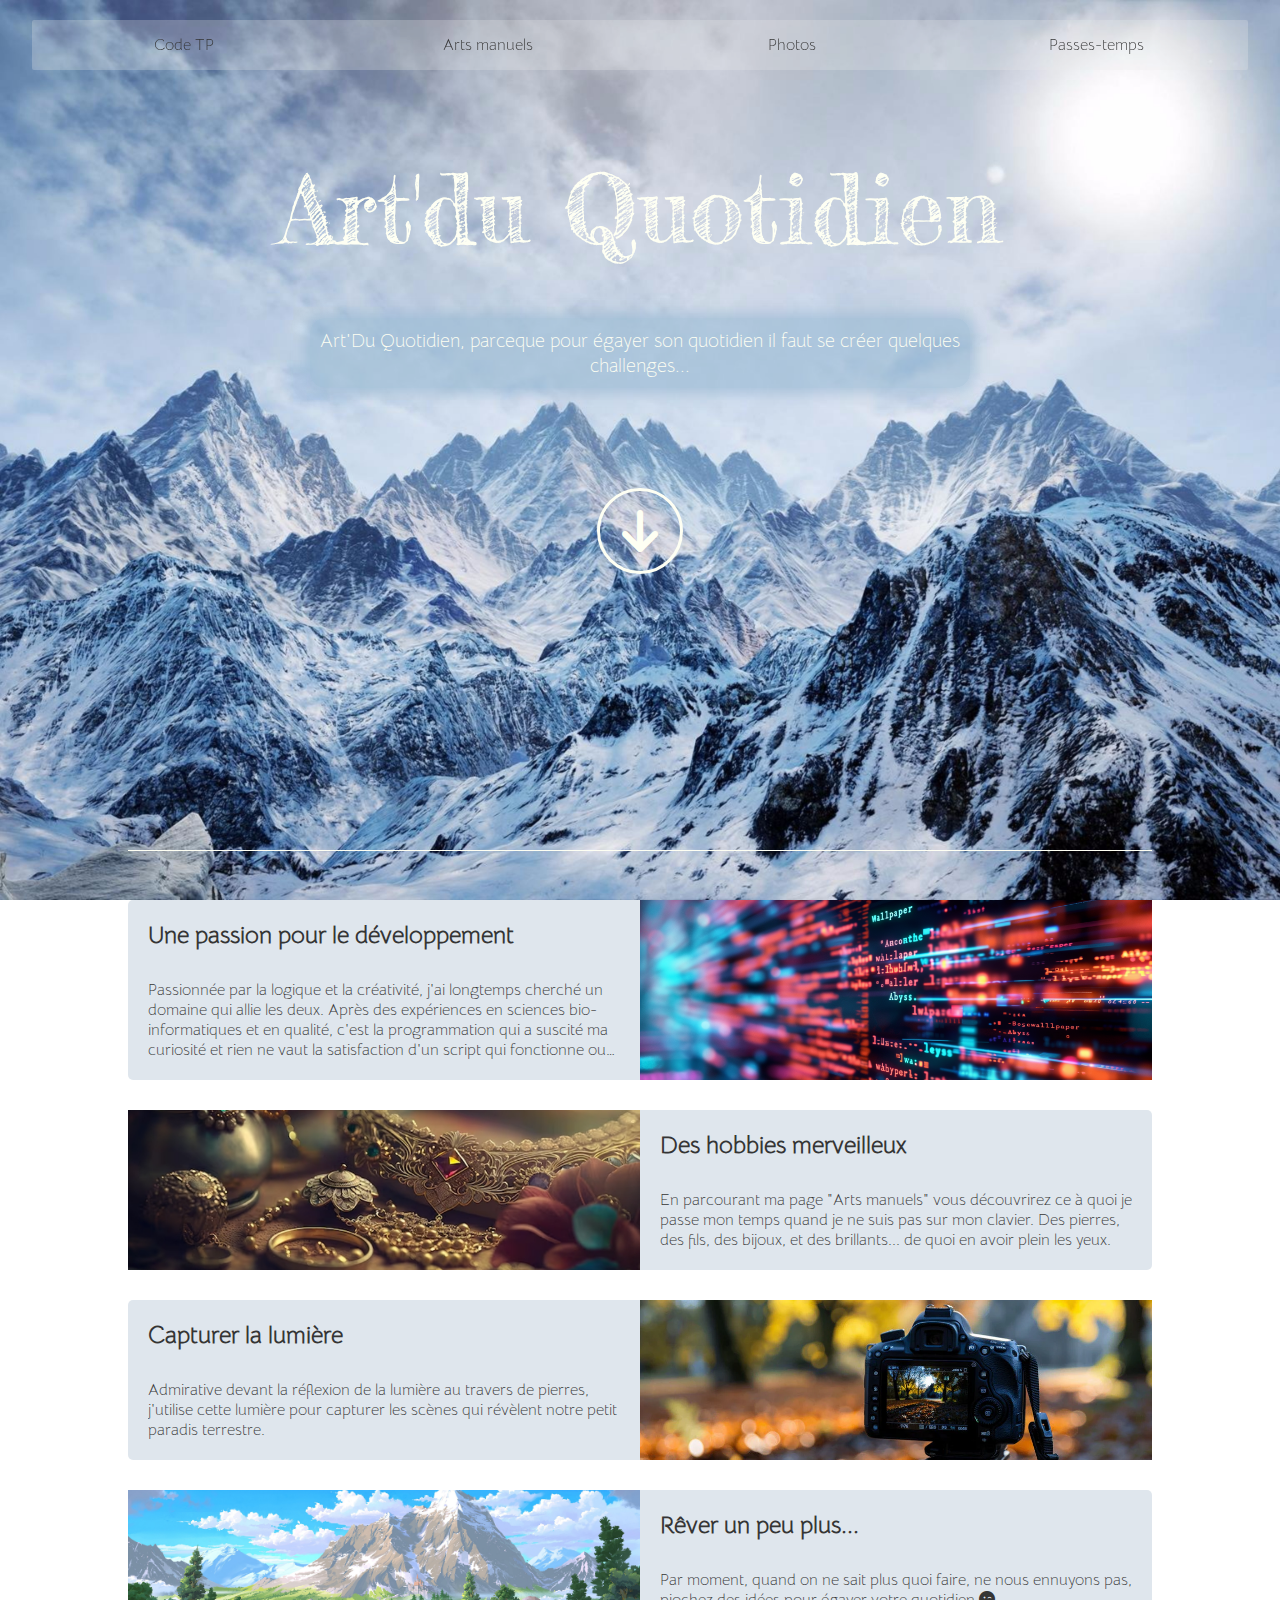
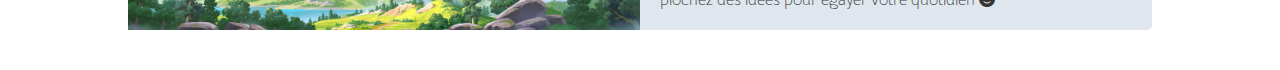
<file: index.html>
<!DOCTYPE html>
<html lang="fr">
<head>
    <meta charset="UTF-8">
    <meta name="viewport" content="width=device-width, initial-scale=1.0">
    <title>Art'Du Quotidien</title>

    <link rel="stylesheet" href="./assets/styles/index.css">
    <link rel="shortcut icon" href="./assets/img/LogoAD.png">
    <link rel="stylesheet" href="https://cdnjs.cloudflare.com/ajax/libs/font-awesome/6.7.2/css/all.min.css" integrity="sha512-Evv84Mr4kqVGRNSgIGL/F/aIDqQb7xQ2vcrdIwxfjThSH8CSR7PBEakCr51Ck+w+/U6swU2Im1vVX0SVk9ABhg==" crossorigin="anonymous" referrerpolicy="no-referrer" />

    <meta
    name="description"
    content="Présentation des savoirs-faire de Adèle, codage pour le pro et activités pour le perso !"
  />
</head>
<body>
    <header>
        <nav>
            <ul>
                <li><a href="./pages/CodeTp/index.html">Code TP</a></li>
                <li><a href="./pages/ArtsManuels/index.html">Arts manuels</a></li>
                <li><a href="./pages/Photos/index.html">Photos</a></li>
                <li><a href="./pages/PassesTemps/index.html">Passes-temps</a></li>
            </ul>
        </nav>

        <h1>Art'du Quotidien</h1>

        <div class="textIntro">
            <p>Art'Du Quotidien, parceque pour égayer son quotidien il faut se créer quelques challenges...</p>
            <!-- <span><i>Adèle SIMLER</i></span> -->
        </div>

        <a href="#section1" id="arrow"><i class="fa-solid fa-arrow-down"></i></a>
    </header>

    <main>
        <div class="section" id="section1">
            <div class="s1-left">
                <h2>Une passion pour le développement</h2>
                <p class="paragraph">Passionnée par la logique et la créativité, j'ai longtemps cherché un domaine qui allie les deux. Après des expériences en sciences bio-informatiques et en qualité, c'est la programmation qui a suscité ma curiosité et rien ne vaut la satisfaction d'un script qui fonctionne ou d'une énigme résolue !
                <br>Aujourd'hui, je me forme au développement web, où je combine la satisfaction d'un code bien écrit, mon côté "détective" face aux bugs et mon sens esthétique. Sur ce site, je partage mes travaux pratiques réalisés en cours : des projets concrets, des défis techniques et mes découvertes.</p>
            </div>
            <div class="s1-right"></div>
        </div>

        <div class="section" id="section2">
            <div class="s2-left"></div>
            <div class="s2-right">
                <h2>Des hobbies merveilleux</h2>
                <p class="paragraph">En parcourant ma page "Arts manuels" vous découvrirez ce à quoi je passe mon temps quand je ne suis pas sur mon clavier. Des pierres, des fils, des bijoux, et des brillants... de quoi en avoir plein les yeux.</p>
            </div>
        </div>

        <div class="section" id="section3">
            <div class="s3-left">
                <h2>Capturer la lumière</h2>
                <p class="paragraph">Admirative devant la réflexion de la lumière au travers de pierres, j'utilise cette lumière pour capturer les scènes qui révèlent notre petit paradis terrestre.</p>
            </div>
            <div class="s3-right"></div>
        </div>

        <div class="section" id="section4">
            <div class="s4-left"></div>
            <div class="s4-right">
                <h2>Rêver un peu plus...</h2>
                <p class="paragraph">Par moment, quand on ne sait plus quoi faire, ne nous ennuyons pas, piochez des idées pour égayer votre quotidien <i class="fa-solid fa-face-smile-wink"></i></p>
            </div>
        </div>
    </main>
    

    <script src="./index.js"></script>
</body>
</html>
</file>
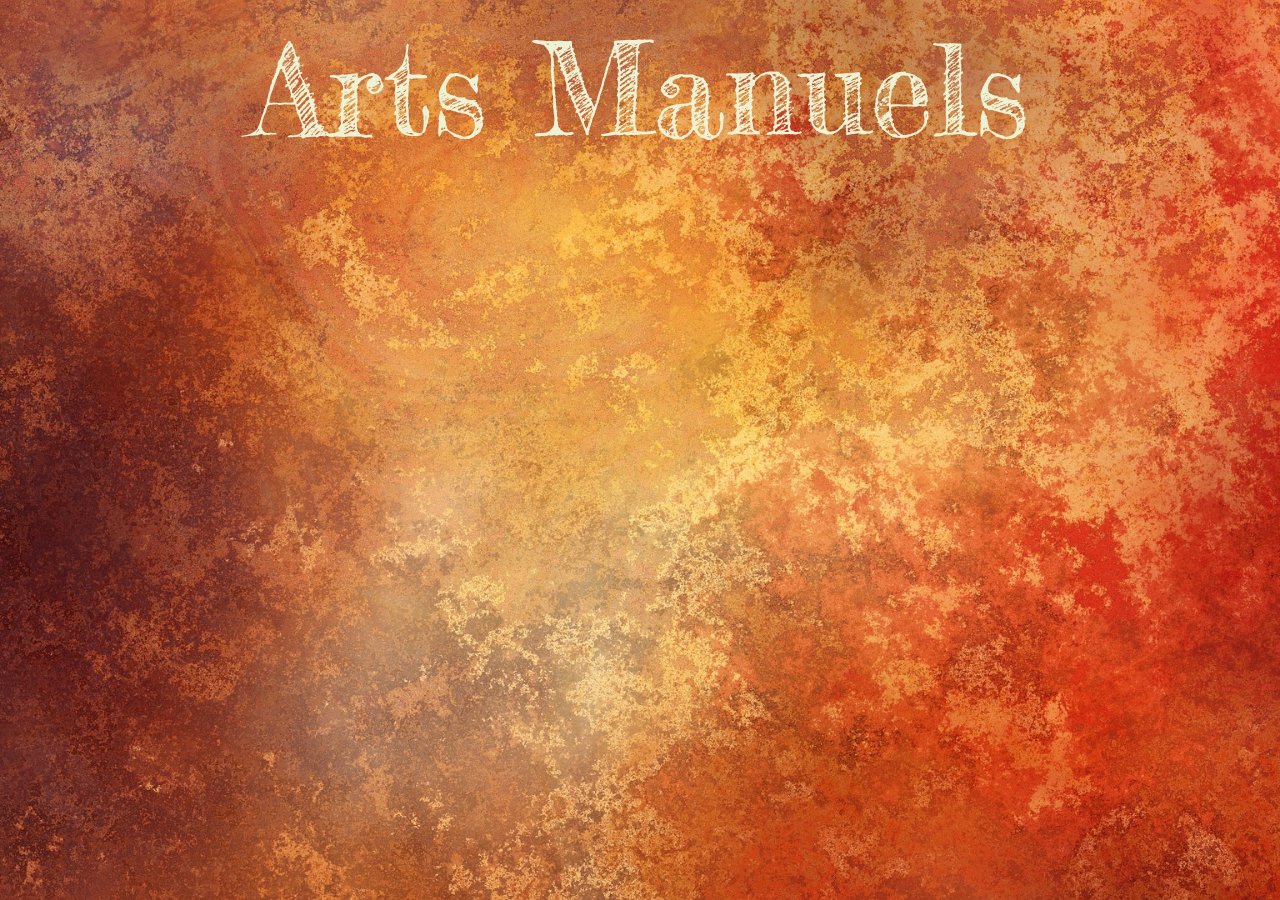
<file: pages/ArtsManuels/index.html>
<!DOCTYPE html>
<html lang="en">
<head>
    <meta charset="UTF-8">
    <meta name="viewport" content="width=device-width, initial-scale=1.0">
    <title>Art'Du Quotidien - Arts manuels</title>

    <link rel="stylesheet" href="./assets/styles/index.css">
    <link rel="shortcut icon" href="./../../assets/img/LogoAD.png">
</head>
<body>
<header>
        <h1>Arts Manuels</h1>
</header>

<main>
    <!-- <div class="logo"></div> -->
    <div class="main-container">
        <div class="sec1"></div>
        <div class="sec2"></div>
        <div class="sec3"></div>
        <div class="sec4"></div>
    </div>
</main>
    

<script src="https://bennettfeely.com/ztext/js/ztext.min.js"></script>
    <script src="./index.js"></script>
</body>
</html>
</file>
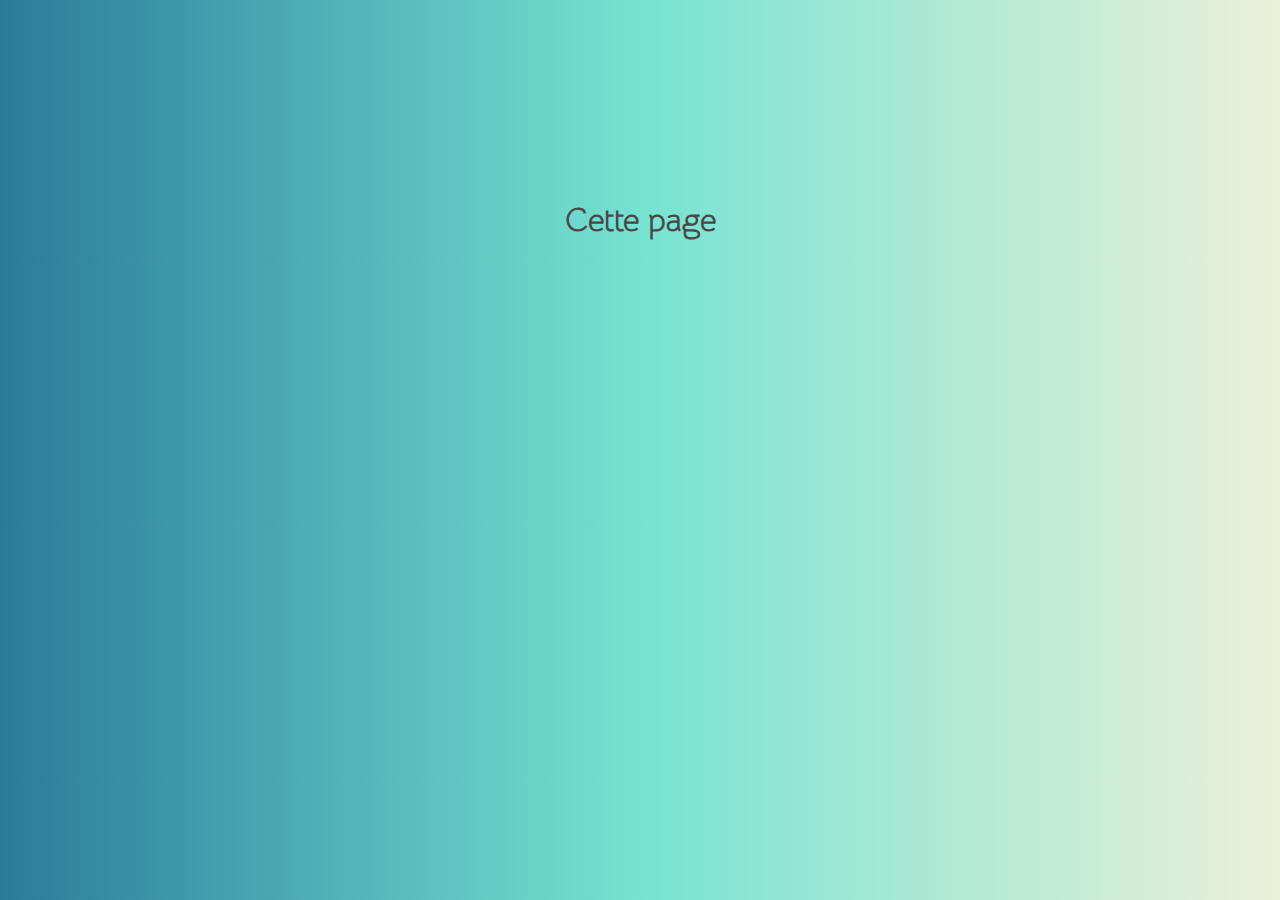
<file: pages/PassesTemps/index.html>
<!DOCTYPE html>
<html lang="en">
<head>
    <meta charset="UTF-8">
    <meta name="viewport" content="width=device-width, initial-scale=1.0">
    <title>Art'Du Quotidien - Passes-temps</title>

    <link rel="stylesheet" href="./style.css">
    <link rel="shortcut icon" href="./../../assets/img/LogoAD.png">
</head>
<body>

    <h1 id="target"></h1>
    


    <script src="./index.js"></script>
</body>
</html>
</file>
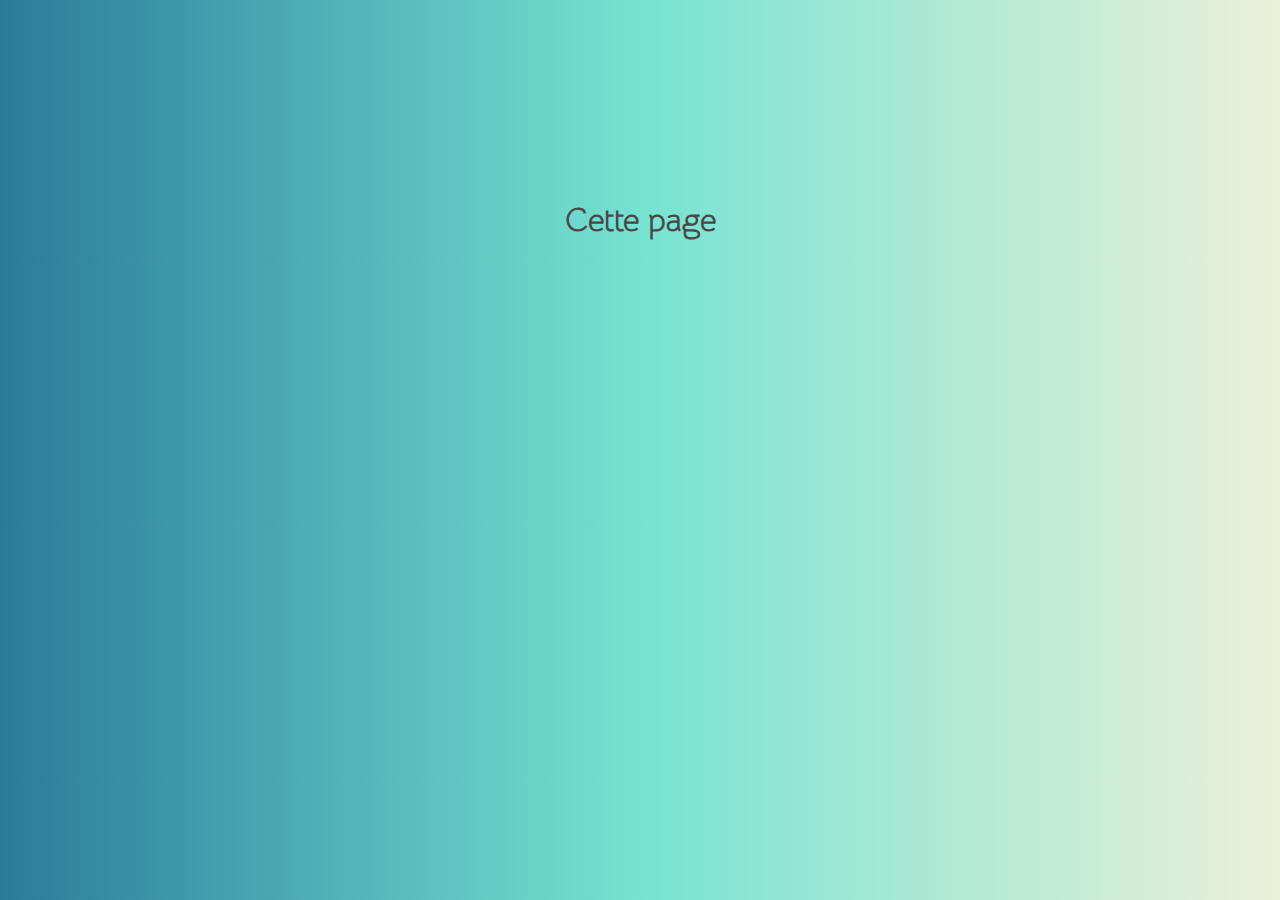
<file: pages/Photos/index.html>
<!DOCTYPE html>
<html lang="en">
<head>
    <meta charset="UTF-8">
    <meta name="viewport" content="width=device-width, initial-scale=1.0">
    <title>Art'Du Quotidien - Photos</title>

    <link rel="stylesheet" href="./style.css">
    <link rel="shortcut icon" href="./../../assets/img/LogoAD.png">
</head>
<body>

    <h1 id="target"></h1>
    


    <script src="./index.js"></script>
</body>
</html>
</file>
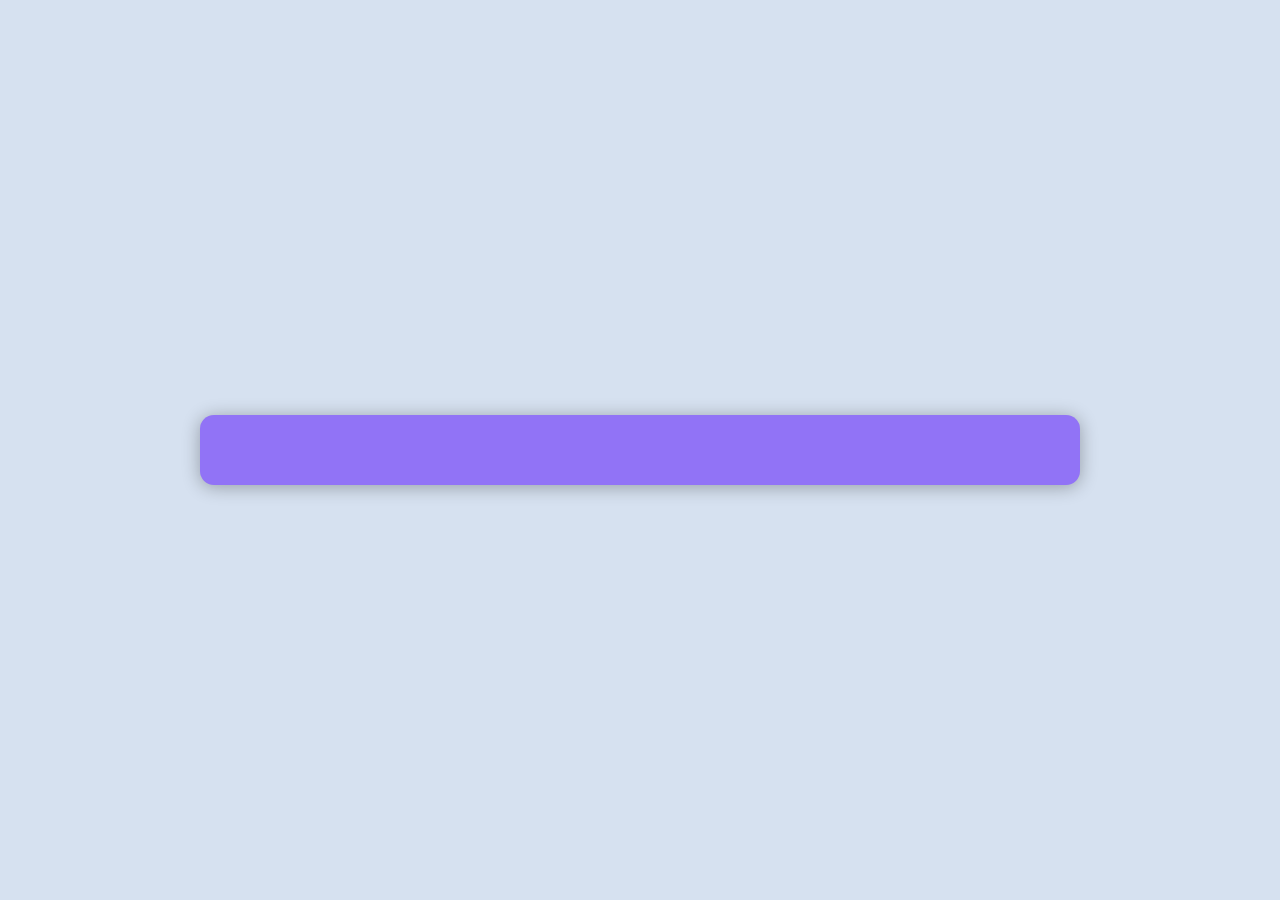
<file: pages/CodeTp/Projects/joke-app/index.html>
<!DOCTYPE html>
<html lang="fr">
<head>
    <meta charset="UTF-8">
    <meta name="viewport" content="width=*, initial-scale=1.0">
    <title>Joke App</title>

    <link rel="stylesheet" href="./style.css">
</head>
<body>
    <div class="app">
        <h3 id="header"></h3>
        <p id="content"></p>
    </div>

    <script src="./index.js"></script>
</body>
</html>
</file>
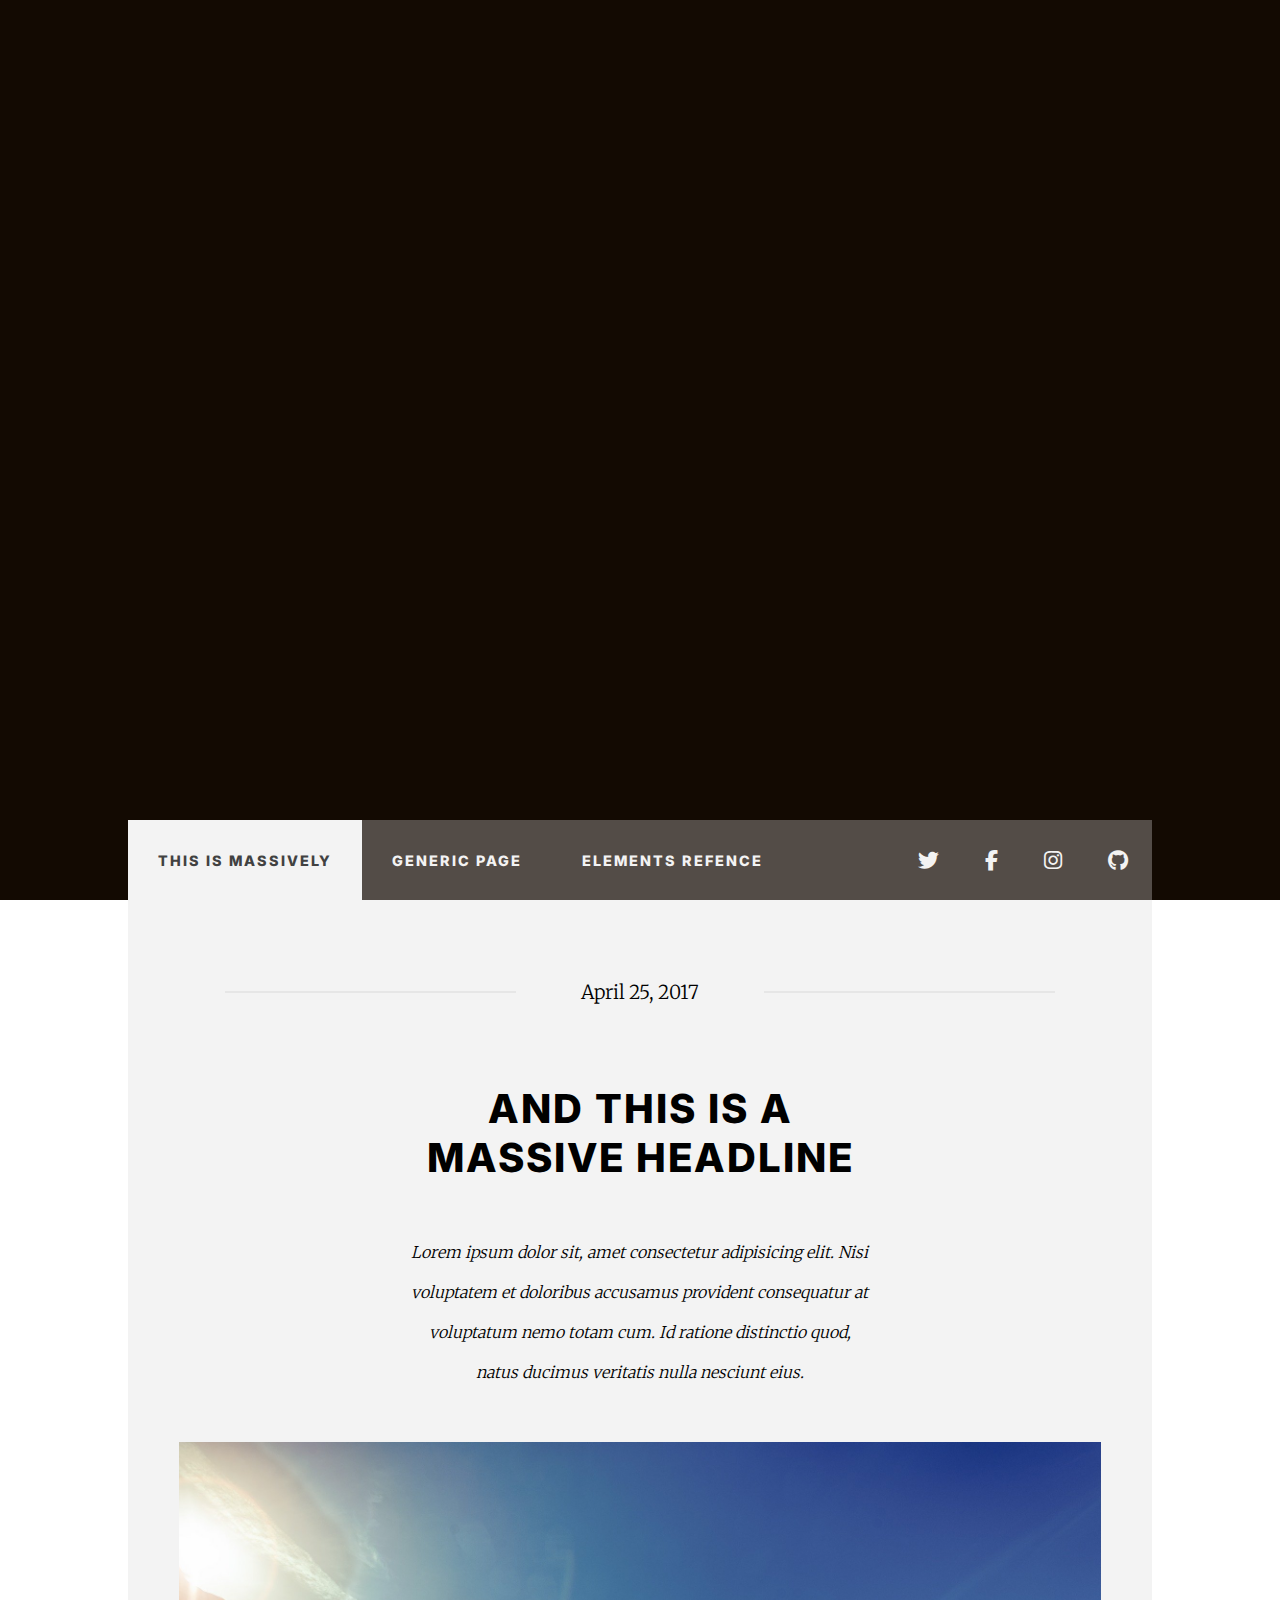
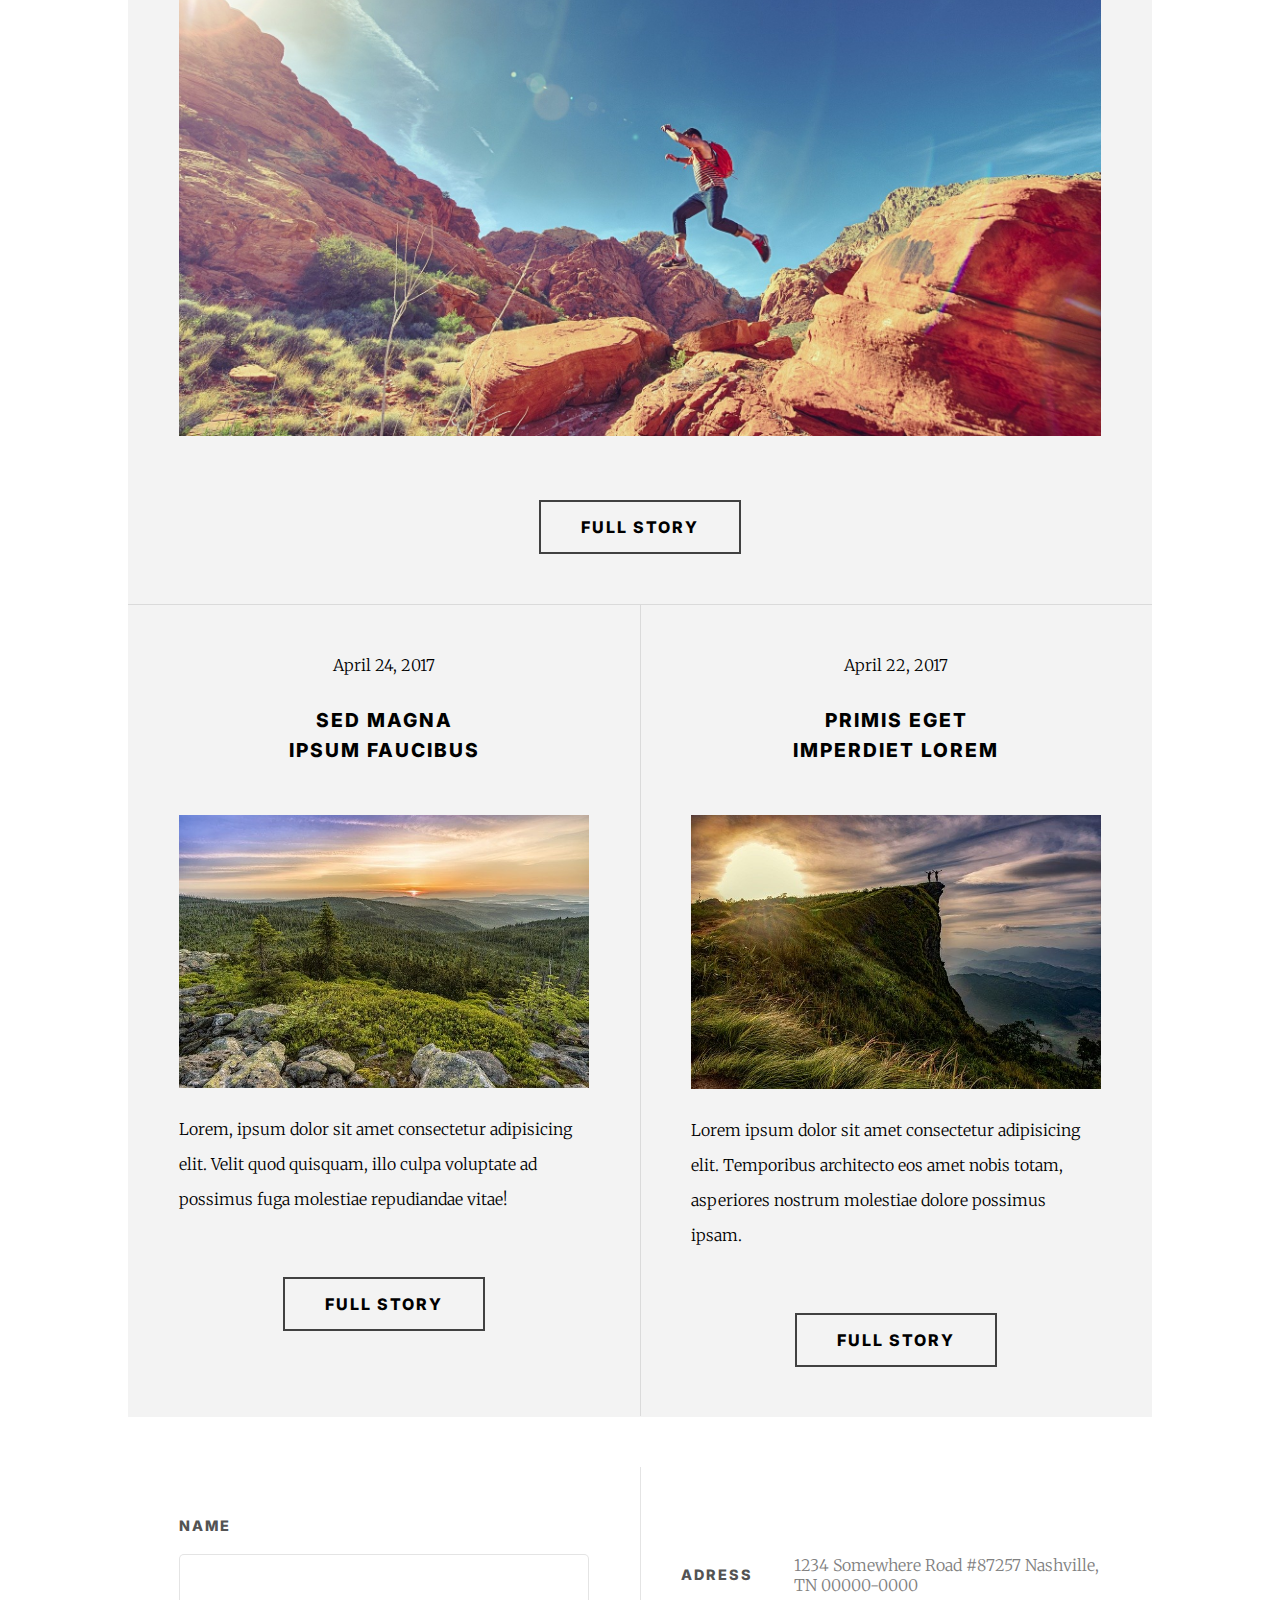
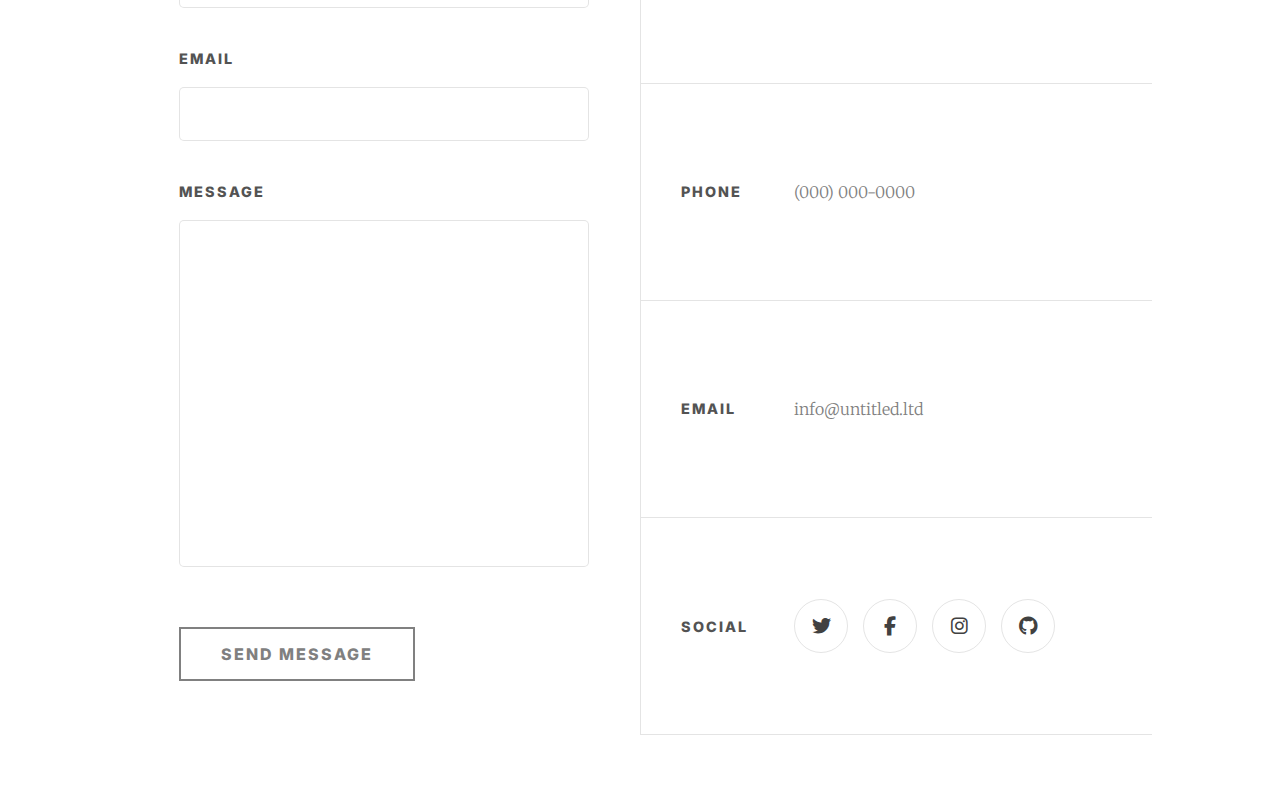
<file: pages/CodeTp/Projects/La-Montagne/index.html>
<!DOCTYPE html>
<html lang="fr">
  <head>
    <meta charset="UTF-8" />
    <meta name="viewport" content="width=device-width, initial-scale=1.0" />
    <title>Projet SASS - La Montagne</title>

    <meta
      name="description"
      content="Projet d'utilisation de SASS - Site Web 'La Montagne'"
    />

    <!-- Add open graphs -->

    <!-- Link for css style -->
    <link rel="stylesheet" href="./assets/styles/index.css" />

    <!-- Link for fontawesome icons -->
    <link
      rel="stylesheet"
      href="https://cdnjs.cloudflare.com/ajax/libs/font-awesome/6.7.2/css/all.min.css"
      integrity="sha512-Evv84Mr4kqVGRNSgIGL/F/aIDqQb7xQ2vcrdIwxfjThSH8CSR7PBEakCr51Ck+w+/U6swU2Im1vVX0SVk9ABhg=="
      crossorigin="anonymous"
      referrerpolicy="no-referrer"
    />
  </head>

  <body>
    <header>
      <div class="header-container">
        <h1>La montagne <br />ça vous gagne</h1>
        <p>
          Lorem ipsum dolor sit amet consectetur adipisicing elit. Molestias
          numquam a iure facere maxime illum.
        </p>
        <a href="#mt"><i class="fa-solid fa-arrow-down"></i></a>
      </div>

      <!-- First section for navbar and networks -->
      <section class="nav-network">
        <nav>
          <ul>
            <li>This is massively</li>
            <li>Generic Page</li>
            <li>Elements refence</li>
          </ul>
        </nav>
        <div class="network">
          <ul>
            <li>
              <a href="https://www.google.fr"
                ><i class="fa-brands fa-twitter"></i
              ></a>
            </li>
            <li>
              <a href="https://www.facebook.com/?locale=fr_FR"
                ><i class="fa-brands fa-facebook-f"></i
              ></a>
            </li>
            <li>
              <a href="https://www.instagram.com/"
                ><i class="fa-brands fa-instagram"></i
              ></a>
            </li>
            <li>
              <a href="https://github.com/"
                ><i class="fa-brands fa-github"></i
              ></a>
            </li>
          </ul>
        </div>
      </section>
    </header>

    <main>
      <!-- Second section for main top -->
      <section class="main-top" id="mt">
        <div class="main-info">
          <h2>April 25, 2017</h2>
          <h3>And this is a <br />massive headline</h3>
          <p>
            Lorem ipsum dolor sit, amet consectetur adipisicing elit. Nisi
            voluptatem et doloribus accusamus provident consequatur at
            voluptatum nemo totam cum. Id ratione distinctio quod, natus ducimus
            veritatis nulla nesciunt eius.
          </p>
          <div class="sec1-img">
            <img src="./assets/img/pic01.jpg" alt="Coureuse dans le Colorado" />
          </div>
          <button class="button">Full story</button>
        </div>
      </section>

      <!-- Third section for main bottom with two children div -->
      <section class="main-bottom">
        <div class="main-bottom-container">
          <!-- Left part -->
          <div class="mb-left">
            <div class="main-info">
              <h2>April 24, 2017</h2>
              <h3>Sed magna <br />ipsum faucibus</h3>
              <div class="secb-img">
                <img src="./assets/img/pic02.jpg" alt="Forest Land in sunset" />
              </div>
              <p>
                Lorem, ipsum dolor sit amet consectetur adipisicing elit. Velit
                quod quisquam, illo culpa voluptate ad possimus fuga molestiae
                repudiandae vitae!
              </p>
              <button class="button" id="second-btn">Full story</button>
            </div>
          </div>
          <!-- Right part -->
          <div class="mb-right">
            <div class="main-info">
              <h2>April 22, 2017</h2>
              <h3>Primis Eget <br />Imperdiet Lorem</h3>
              <div class="secb-img">
                <img
                  src="./assets/img/pic03.jpg"
                  alt="landscape width mountains in sunset"
                />
              </div>
              <p>
                Lorem ipsum dolor sit amet consectetur adipisicing elit.
                Temporibus architecto eos amet nobis totam, asperiores nostrum
                molestiae dolore possimus ipsam.
              </p>
              <button class="button">Full story</button>
            </div>
          </div>
        </div>
      </section>
    </main>

    <footer>
      <!-- Footer left-part : form -->
      <section class="footer-left">
        <form action="#" method="post">
          <div>
            <label for="name" class="f-titles">Name</label>
            <input type="text" id="name" />
          </div>
          <div>
            <label for="email" class="f-titles">Email</label>
            <input type="text" id="email" />
          </div>
          <div>
            <label for="message" class="f-titles">Message</label>
            <textarea id="message" cols="1" rows="20"></textarea>
          </div>
          <div>
            <input type="submit" value="Send message" class="button" />
          </div>
        </form>
      </section>

      <!-- Footer right-part : contact -->
      <section class="footer-right">
        <!-- 4 divs with same style -->
        <div class="fdivs-right">
          <div>
            <h4 class="f-titles">Adress</h4>
          </div>
          <div>
            <p>1234 Somewhere Road #87257 Nashville, TN 00000-0000</p>
          </div>
        </div>

        <div class="fdivs-right">
          <div>
            <h4 class="f-titles">Phone</h4>
          </div>
          <div>
            <p>(000) 000-0000</p>
          </div>
        </div>

        <div class="fdivs-right">
          <div>
            <h4 class="f-titles">Email</h4>
          </div>
          <div>
            <p>info@untitled.ltd</p>
          </div>
        </div>

        <div class="fdivs-right">
          <div>
            <h4 class="f-titles">Social</h4>
          </div>
          <div>
            <ul>
              <li>
                <a href="https://www.google.fr"
                  ><i class="fa-brands fa-twitter"></i
                ></a>
              </li>
              <li>
                <a href="https://www.facebook.com/?locale=fr_FR"
                  ><i class="fa-brands fa-facebook-f"></i
                ></a>
              </li>
              <li>
                <a href="https://www.instagram.com/"
                  ><i class="fa-brands fa-instagram"></i
                ></a>
              </li>
              <li>
                <a href="https://github.com/"
                  ><i class="fa-brands fa-github"></i
                ></a>
              </li>
            </ul>
          </div>
        </div>
      </section>
    </footer>
  </body>
</html>
</file>
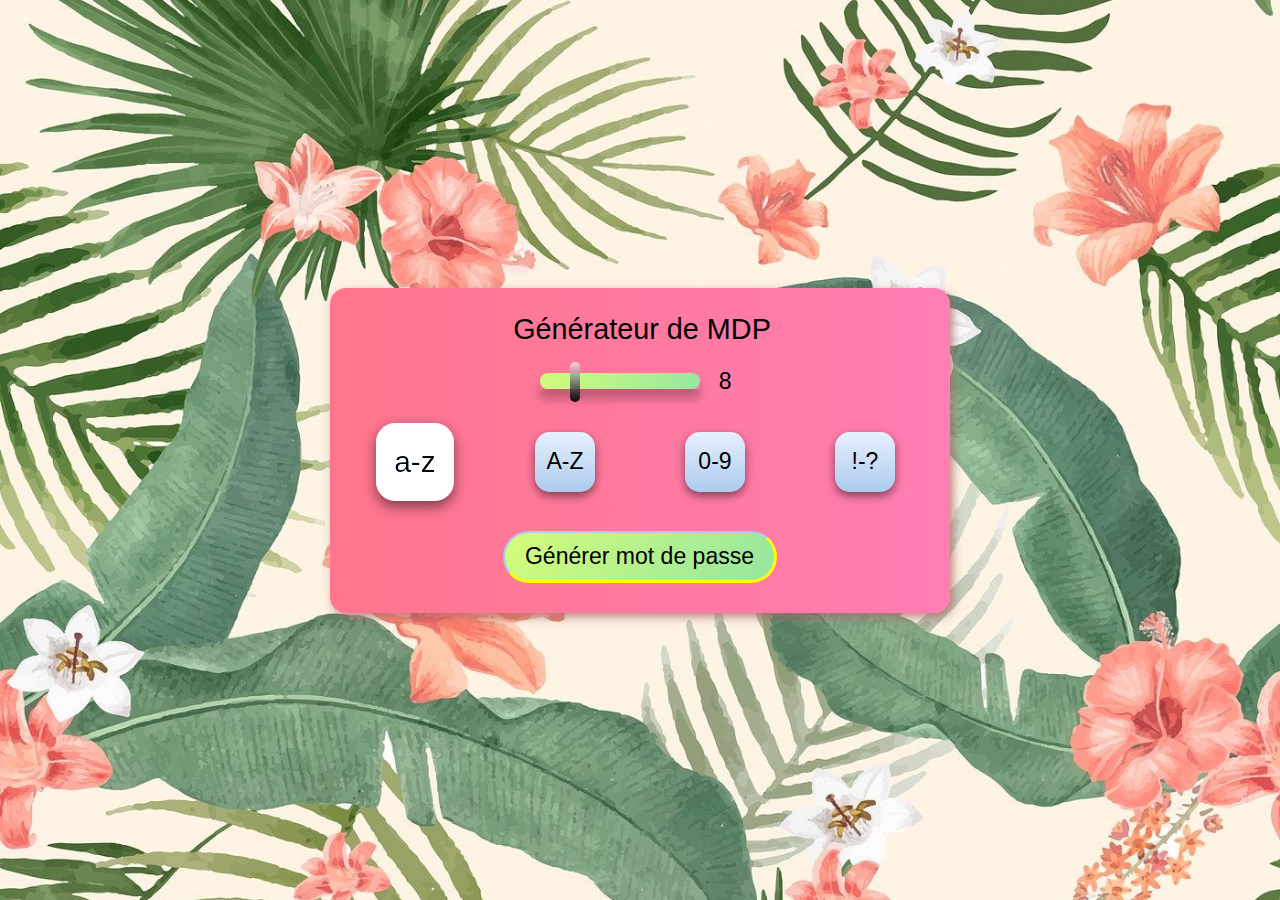
<file: pages/CodeTp/Projects/password-maker/index.html>
<!DOCTYPE html>
<html lang="fr">
<head>
    <meta charset="UTF-8">
    <meta name="viewport" content="width=device-width, initial-scale=1.0">
    <title>Générateur de mot de passe</title>

    <link rel="stylesheet" href="./style.css">
</head>
<body>
    <div class="app">
        <input type="text" id="password-output" value="Générateur de MDP" readonly>
        <div class="range-container">
            <input type="range" id="password-length" min="4" max="24" value="8" oninput="document.getElementById('display-password-length').value=this.value">
            <!-- oninput a permis de connecter la valeur du range à l'input suivant -->
            <input type="text" id="display-password-length" value="8" readonly>
        </div>

        <div class="checkbox-container">
            <input type="checkbox" id="lowercase" checked>
            <label for="lowercase">a-z</label>

            <input type="checkbox" id="uppercase">
            <label for="uppercase">A-Z</label>

            <input type="checkbox" id="numbers">
            <label for="numbers">0-9</label>

            <input type="checkbox" id="symbols">
            <label for="symbols">!-?</label>
        </div>
        <button id="generateButton">Générer mot de passe</button>
    </div>
    <script src="./index.js"></script>
</body>
</html>
</file>
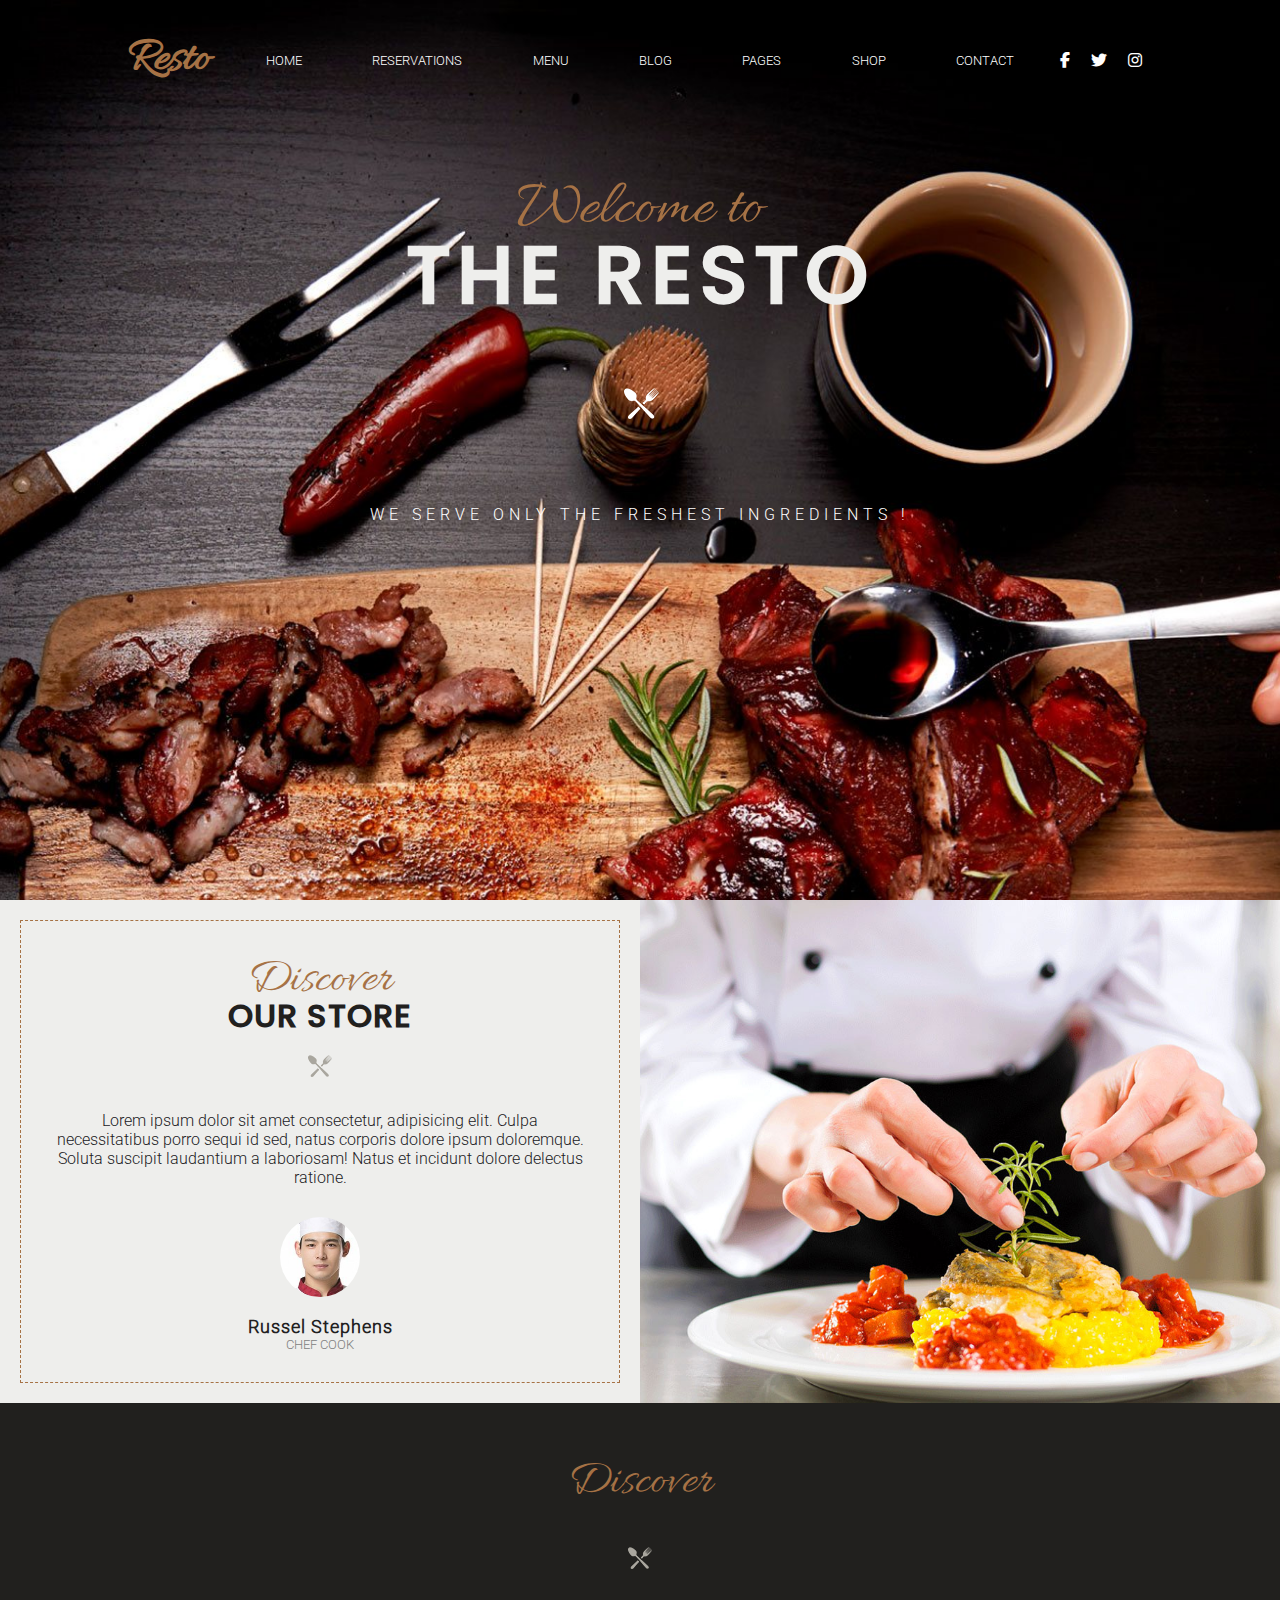
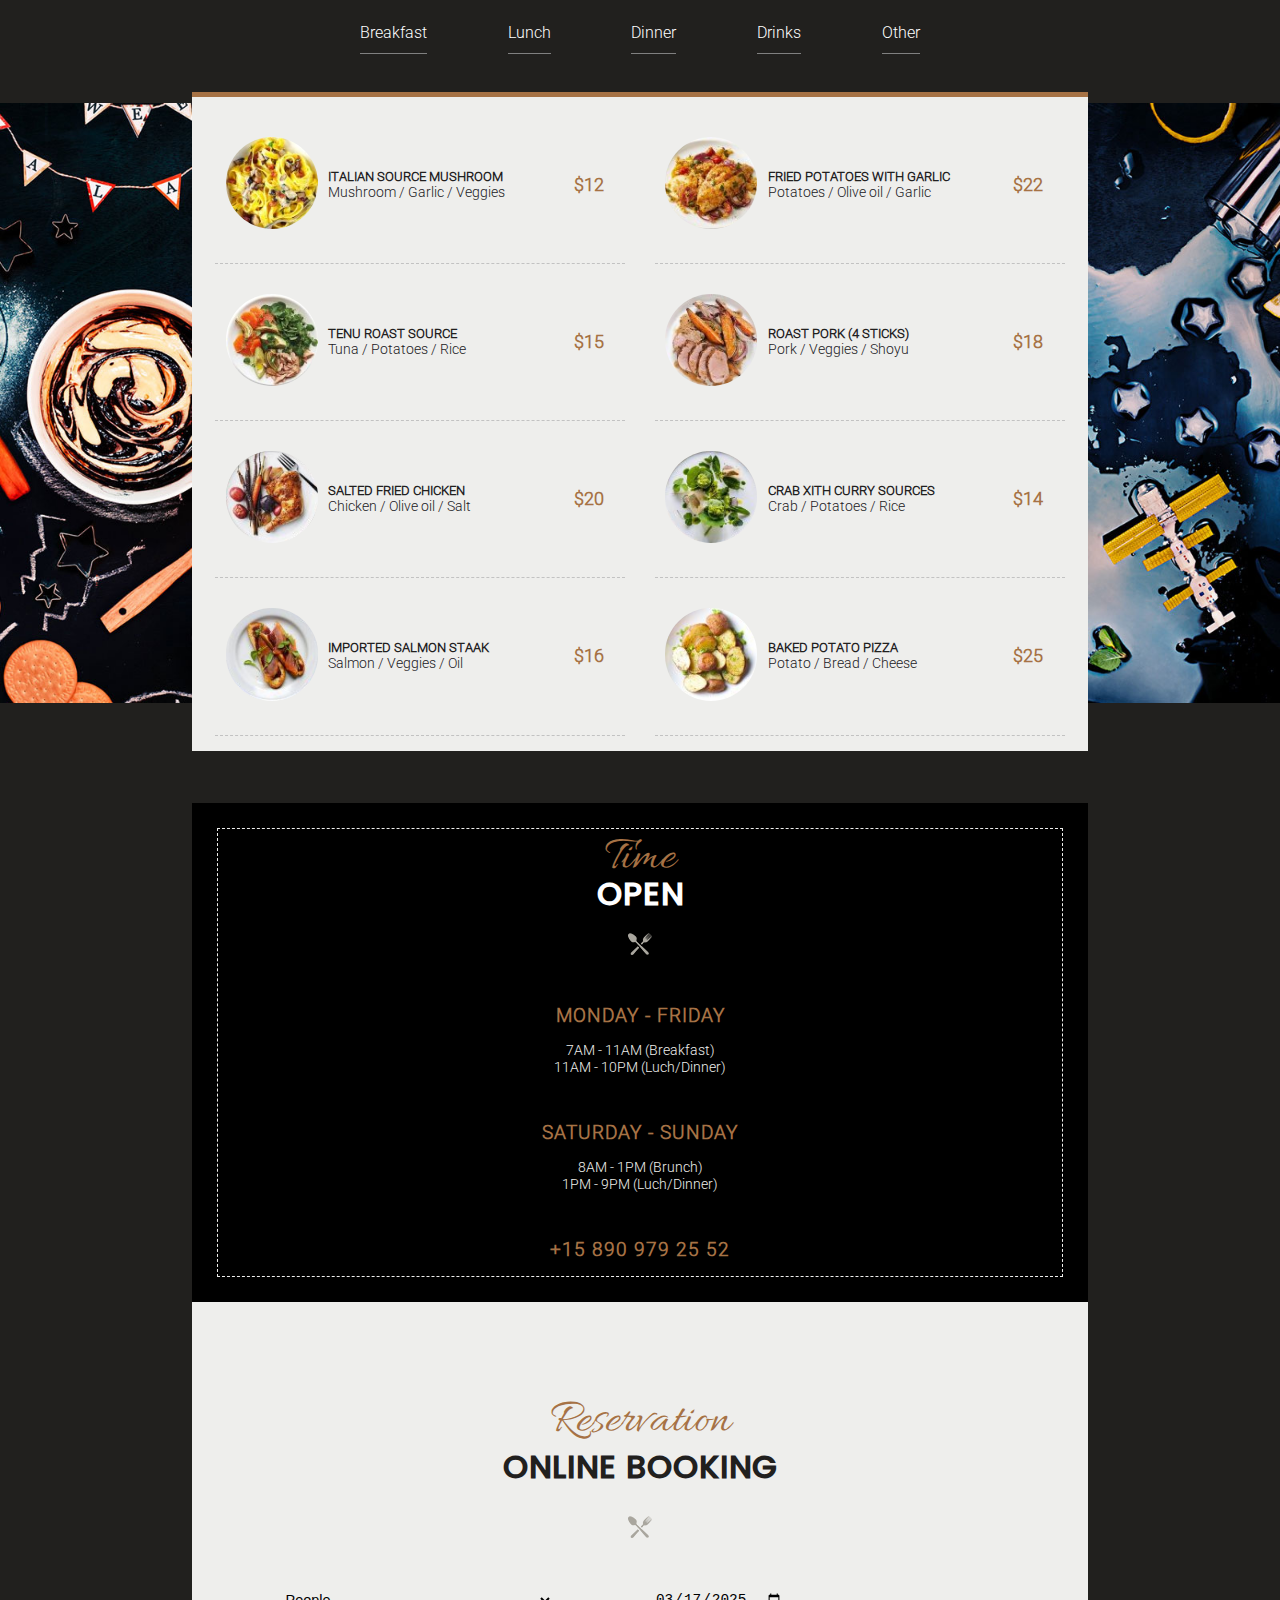
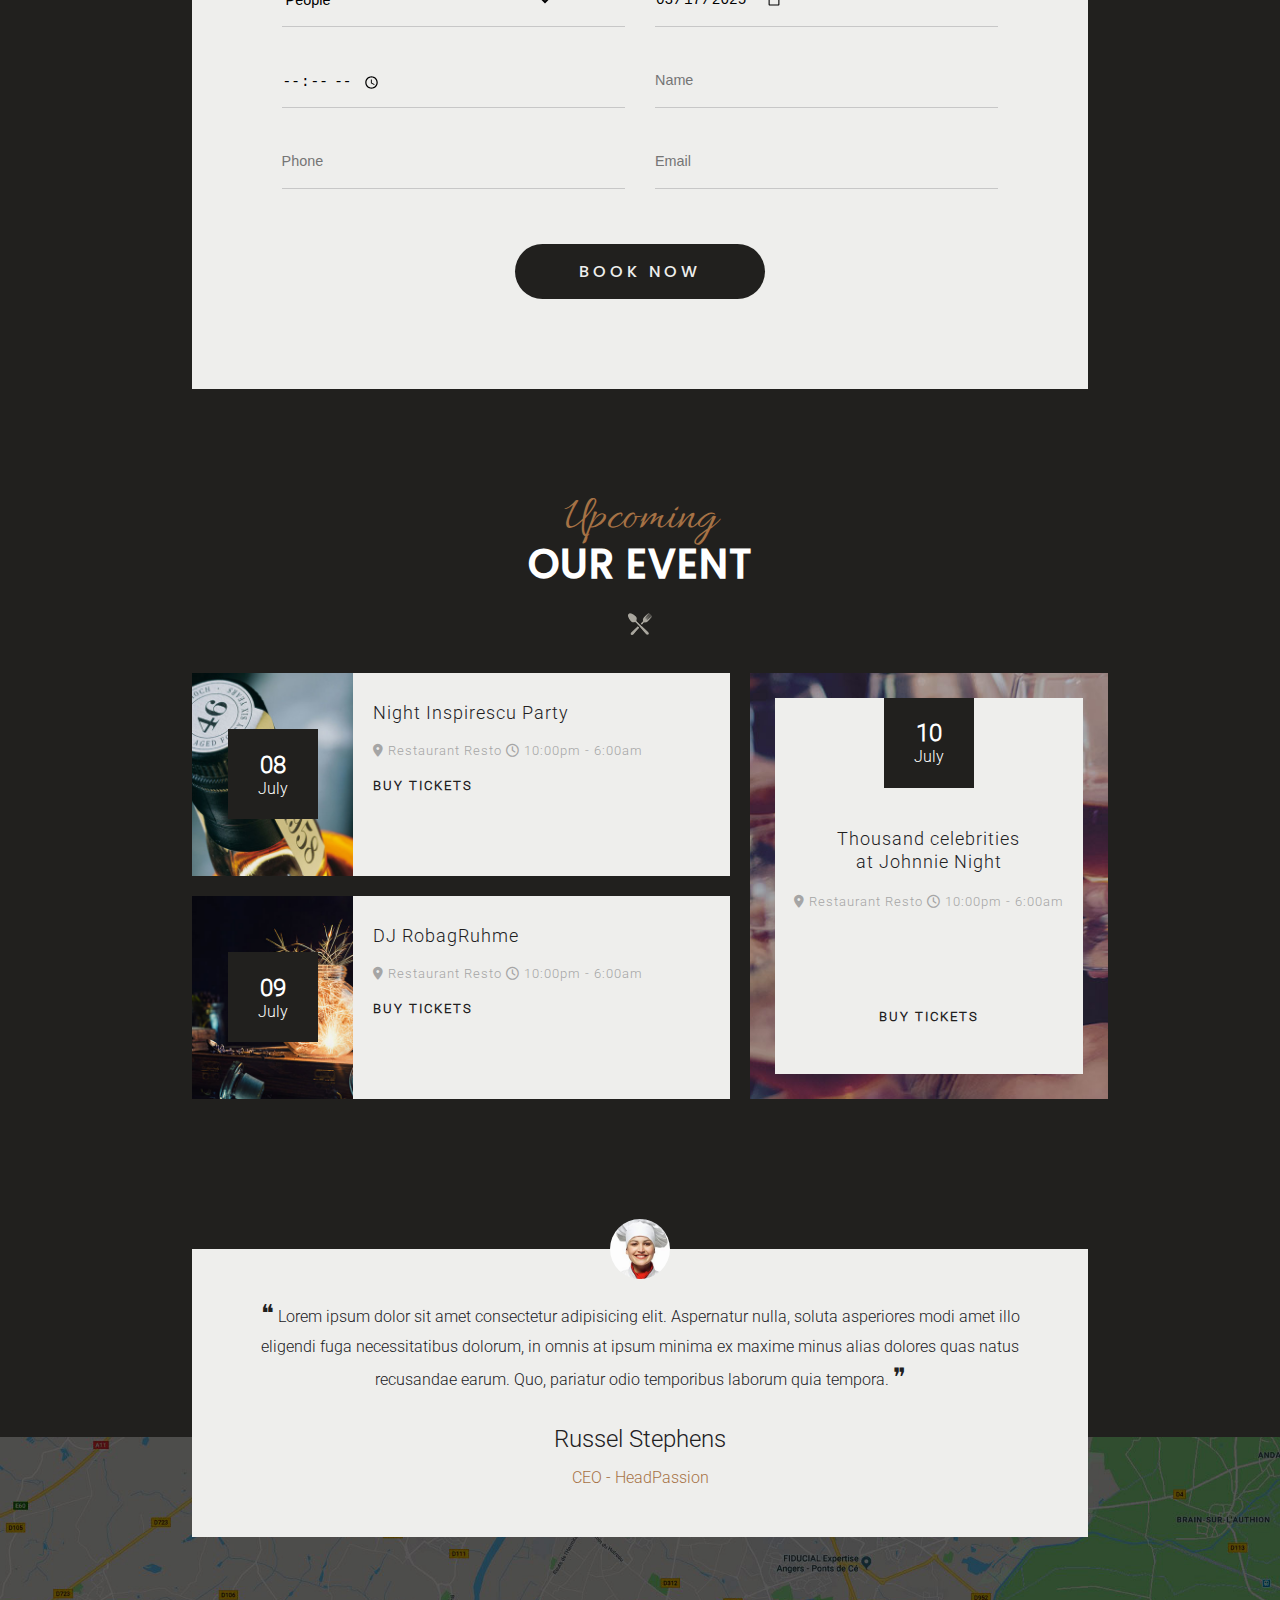
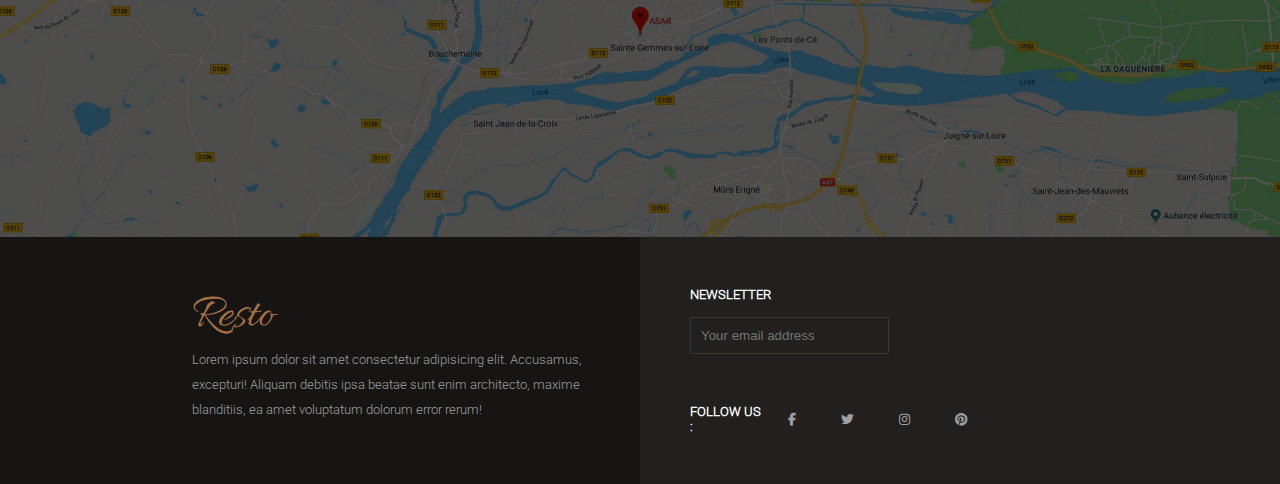
<file: pages/CodeTp/Projects/Site-Resto/index.html>
<!DOCTYPE html>
<html lang="fr">
  <head>
    <meta charset="UTF-8" />
    <meta name="viewport" content="width=device-width, initial-scale=1.0" />
    <title>Projet 4 - Site Resto</title>

    <!-- Balises Meta -->
    <meta name="description" content="Site web d'un grand restaurant. Miam !" />

    <!-- Link for stylesheet -->
    <link rel="stylesheet" href="./assets/styles/index.css" />

    <!-- Link for fontawesome -->
    <link
      rel="stylesheet"
      href="https://cdnjs.cloudflare.com/ajax/libs/font-awesome/6.7.2/css/all.min.css"
      integrity="sha512-Evv84Mr4kqVGRNSgIGL/F/aIDqQb7xQ2vcrdIwxfjThSH8CSR7PBEakCr51Ck+w+/U6swU2Im1vVX0SVk9ABhg=="
      crossorigin="anonymous"
      referrerpolicy="no-referrer"
    />
  </head>

  <body>
    <!-- ================================ HEADER ================================ -->
    <header>
      <nav class="nav-header">
        <ul class="nav-left">
          <li><span>Resto</span></li>
        </ul>

        <ul class="nav-mid">
          <li>Home</li>
          <li>Reservations</li>
          <li>Menu</li>
          <li>Blog</li>
          <li>Pages</li>
          <li>Shop</li>
          <li>Contact</li>
        </ul>

        <ul class="nav-right">
          <li>
            <a href="https://www.facebook.com/?locale=fr_FR"
              ><i class="fa-brands fa-facebook-f"></i
            ></a>
          </li>
          <li>
            <a href="https://x.com/?lang=fr"
              ><i class="fa-brands fa-twitter"></i
            ></a>
          </li>
          <li>
            <a href="https://www.instagram.com/"
              ><i class="fa-brands fa-instagram"></i
            ></a>
          </li>
        </ul>
      </nav>

      <div class="header-container">
        <span>Welcome to</span>
        <h1>The resto</h1>
        <img
          src="./assets/img/ic-plate-big.png"
          alt="Logo couteau/fourchette"
        />
        <p>We serve only the freshest ingredients !</p>
      </div>
    </header>

    <!-- ================================ MAIN ================================ -->
    <main>
      <!-- ------------------------------- SECTION 1 ------------------------------- -->
      <section class="sec1">
        <div class="sec1-left">
          <div class="sec1-left-container">
            <span>Discover</span>
            <h2>Our store</h2>
            <img
              id="logo-resto-gray"
              src="./assets/img/ic-plate.png"
              alt="Icone couteau/fouchette gris"
            />
            <p>
              Lorem ipsum dolor sit amet consectetur, adipisicing elit. Culpa
              necessitatibus porro sequi id sed, natus corporis dolore ipsum
              doloremque. Soluta suscipit laudantium a laboriosam! Natus et
              incidunt dolore delectus ratione.
            </p>
            <div class="avatar"></div>
            <p class="name">Russel Stephens</p>
            <p class="function">Chef Cook</p>
          </div>
        </div>
        <div class="sec1-right">
          <!-- Insertion de l'image en bg css -->
        </div>
      </section>

      <!-- ------------------------------- SECTION 2 ------------------------------- -->
      <section class="sec2">
        <div class="sec2-title">
          <span>Discover</span>
          <img
            id="logo-resto-gray"
            src="./assets/img/ic-plate.png"
            alt="Icone couteau/fouchette gris"
          />
        </div>

        <nav class="nav-main">
          <ul>
            <li>Breakfast</li>
            <li>Lunch</li>
            <li>Dinner</li>
            <li>Drinks</li>
            <li>Other</li>
          </ul>
        </nav>

        <div class="sec2-container">
          <!-- *************************** Left part *************************** -->
          <div class="sec2-menus-container">
            <!-- ********************** Encart 1 ********************** -->
            <div class="menus">
              <div>
                <img
                  src="./assets/img/dish-item-01.jpg"
                  alt="Assiette de tagliatelles aux champignons"
                />
              </div>
              <div>
                <h3>Italian source mushroom</h3>
                <p>Mushroom / Garlic / Veggies</p>
              </div>
              <div>
                <p class="price">$12</p>
              </div>
            </div>
            <!-- ********************** Encart 2 ********************** -->
            <div class="menus">
              <div>
                <img
                  src="./assets/img/dish-item-03.jpg"
                  alt="Assiette de légumes et leur thon"
                />
              </div>
              <div>
                <h3>Tenu roast source</h3>
                <p>Tuna / Potatoes / Rice</p>
              </div>
              <div>
                <p class="price">$15</p>
              </div>
            </div>
            <!-- ********************** Encart 3 ********************** -->
            <div class="menus">
              <div>
                <img
                  src="./assets/img/dish-item-05.jpg"
                  alt="Assiette de poulet mariné"
                />
              </div>
              <div>
                <h3>Salted fried chicken</h3>
                <p>Chicken / Olive oil / Salt</p>
              </div>
              <div>
                <p class="price">$20</p>
              </div>
            </div>
            <!-- ********************** Encart 4 ********************** -->
            <div class="menus">
              <div>
                <img
                  src="./assets/img/dish-item-07.jpg"
                  alt="Patates douces rôties au saumon"
                />
              </div>
              <div>
                <h3>Imported salmon staak</h3>
                <p>Salmon / Veggies / Oil</p>
              </div>
              <div>
                <p class="price">$16</p>
              </div>
            </div>
            <!-- End left part -->
          </div>
          <!-- *************************** Right part *************************** -->
          <div class="sec2-menus-container">
            <!-- ********************** Encart 5 ********************** -->
            <div class="menus">
              <div>
                <img
                  src="./assets/img/dish-item-02.jpg"
                  alt="Assiette de poulet frittes"
                />
              </div>
              <div>
                <h3>Fried potatoes with garlic</h3>
                <p>Potatoes / Olive oil / Garlic</p>
              </div>
              <div>
                <p class="price">$22</p>
              </div>
            </div>
            <!-- ********************** Encart 6 ********************** -->
            <div class="menus">
              <div>
                <img
                  src="./assets/img/dish-item-04.jpg"
                  alt="Assiette de casseler et ses carottes"
                />
              </div>
              <div>
                <h3>Roast pork (4 sticks)</h3>
                <p>Pork / Veggies / Shoyu</p>
              </div>
              <div>
                <p class="price">$18</p>
              </div>
            </div>
            <!-- ********************** Encart 7 ********************** -->
            <div class="menus">
              <div>
                <img
                  src="./assets/img/dish-item-06.jpg"
                  alt="Assiette de petits choux"
                />
              </div>
              <div>
                <h3>Crab xith curry sources</h3>
                <p>Crab / Potatoes / Rice</p>
              </div>
              <div>
                <p class="price">$14</p>
              </div>
            </div>
            <!-- ********************** Encart 8 ********************** -->
            <div class="menus">
              <div>
                <img
                  src="./assets/img/dish-item-08.jpg"
                  alt="Poelée de pommes de terre assaisonnées"
                />
              </div>
              <div>
                <h3>Baked potato pizza</h3>
                <p>Potato / Bread / Cheese</p>
              </div>
              <div>
                <p class="price">$25</p>
              </div>
            </div>
          </div>
          <!-- End right part -->
        </div>
        <!-- End sec2-container -->
      </section>

      <!-- ------------------------------- SECTION 3 ------------------------------- -->
      <section class="sec3">
        <div class="sec3-container">
          <!-- *************************** Left part *************************** -->
          <div class="sec3-left">
            <div class="sec3-left-container">
              <span>Time</span>
              <h2>Open</h2>
              <img
                id="logo-resto-gray"
                src="./assets/img/ic-plate.png"
                alt="Icone couteau/fouchette gris"
              />
              <h4>Monday - Friday</h4>
              <p>7AM - 11AM (Breakfast) <br />11AM - 10PM (Luch/Dinner)</p>
              <h4>Saturday - Sunday</h4>
              <p>8AM - 1PM (Brunch) <br />1PM - 9PM (Luch/Dinner)</p>
              <h4>+15 890 979 25 52</h4>
            </div>
          </div>

          <!-- *************************** Left part *************************** -->
          <div class="sec3-right">
            <div class="sec3-right-container">
              <div class="sec3-right-title">
                <span>Reservation</span>
                <h2>Online Booking</h2>
                <img
                  id="logo-resto-gray"
                  src="./assets/img/ic-plate.png"
                  alt="Icone couteau/fouchette gris"
                />
              </div>
              <form action="#" method="post">
                <!-- il faut mettre les inputs dans des div pour pouvoir leur mettre un ::before -->
                <div class="inp-with-before">
                  <!-- <input list="Number-of-people" id="Nb-people" placeholder="People"/>
                  <i id="datalist-icon" class="fa-solid fa-chevron-down"></i>
                  <datalist id="Number-of-people">
                    <option value="1"></option>
                    <option value="2"></option>
                    <option value="3"></option>
                    <option value="4"></option>
                    <option value="5"></option>
                    <option value="6"></option>
                    <option value="7"></option>
                    <option value="8"></option>
                    <option value="9"></option>
                    <option value="10"></option>
                  </datalist> -->

                  <select
                    name="Number-of-people"
                    id="Nb-people"
                    placeholder="People"
                  >
                    <option value="">People</option>
                    <option value="1">1</option>
                    <option value="2">2</option>
                    <option value="3">3</option>
                    <option value="4">4</option>
                    <option value="5">5</option>
                    <option value="6">6</option>
                    <option value="7">7</option>
                    <option value="8">8</option>
                    <option value="9">9</option>
                    <option value="10">10</option>
                  </select>
                </div>
                <div class="inp-with-before">
                  <input
                    type="date"
                    id="date"
                    name="booking-date"
                    value="2025-03-17"
                    min="2025-03-17"
                  />
                </div>
                <div class="inp-with-before">
                  <input
                    type="time"
                    id="time"
                    name="booking-time"
                    min="07:00"
                    max="21:00"
                  />
                </div>
                <div class="inp-with-before">
                  <input type="text" id="name" placeholder="Name" />
                </div>
                <div class="inp-with-before">
                  <input type="text" id="phone-number" placeholder="Phone" />
                </div>
                <div class="inp-with-before">
                  <input type="text" id="email" placeholder="Email" />
                </div>
                <div class="btn-submit">
                  <input type="submit" id="submit" value="Book Now" />
                </div>
              </form>
            </div>
          </div>
        </div>
      </section>

      <!-- ------------------------------- SECTION 4 ------------------------------- -->
      <section class="sec4">
        <div class="sec4-title">
          <span>Upcoming</span>
          <h2>Our event</h2>
          <img
            id="logo-resto-gray"
            src="./assets/img/ic-plate.png"
            alt="Icone couteau/fouchette gris"
          />
        </div>

        <div class="sec4-main">
          <!-- *************************** Left part *************************** -->
          <!-- *************************** Main part *************************** -->
          <div class="sec4-main-container">
            <!-- Fisrt child -->
            <div class="sec4-main-1">
              <div class="sec4-ml-top">
                <div class="date">
                  <p class="day">08</p>
                  <p class="month">July</p>
                </div>
              </div>
              <div class="sec4-ml-right">
                <h5>Night Inspirescu Party</h5>
                <p class="adress">
                  <i class="fa-solid fa-location-dot"></i> Restaurant Resto
                  <i class="fa-regular fa-clock"></i> 10:00pm - 6:00am
                </p>
                <p class="buy">Buy tickets</p>
              </div>
            </div>

            <!-- Second child -->
            <div class="sec4-main-2">
              <div class="sec4-ml-bottom">
                <div class="date">
                  <p class="day">09</p>
                  <p class="month">July</p>
                </div>
              </div>
              <div class="sec4-ml-right">
                <h5>DJ RobagRuhme</h5>
                <p class="adress">
                  <i class="fa-solid fa-location-dot"></i> Restaurant Resto
                  <i class="fa-regular fa-clock"></i> 10:00pm - 6:00am
                </p>
                <p class="buy">Buy tickets</p>
              </div>
            </div>

            <!-- Third child -->
            <div class="sec4-main-3">
              <div class="sec4-mr-container">
                <div class="date">
                  <p class="day">10</p>
                  <p class="month">July</p>
                </div>
                <h5>Thousand celebrities at Johnnie Night</h5>
                <p class="adress">
                  <i class="fa-solid fa-location-dot"></i> Restaurant Resto
                  <i class="fa-regular fa-clock"></i> 10:00pm - 6:00am
                </p>
                <p class="buy">Buy tickets</p>
              </div>
            </div>
          </div>
        </div>
      </section>

      <!-- ------------------------------- SECTION 5 ------------------------------- -->
      <section class="sec5">
        <div>
          <p class="sec5-text">
            <!-- <span class="fa-solid fa-quote-left"></span> -->
            Lorem ipsum dolor sit amet consectetur adipisicing elit. Aspernatur
            nulla, soluta asperiores modi amet illo eligendi fuga necessitatibus
            dolorum, in omnis at ipsum minima ex maxime minus alias dolores quas
            natus recusandae earum. Quo, pariatur odio temporibus laborum quia
            tempora.
            <!-- <span class="fa-solid fa-quote-right"></span> -->
          </p>
          <p class="name">Russel Stephens</p>
          <p class="function">CEO - HeadPassion</p>
        </div>
      </section>
    </main>

    <!-- ================================ FOOTER ================================ -->
    <footer>
      <div class="footer-container">
        <!-- *************************** Left part *************************** -->
        <div class="footer-left">
          <span>Resto</span>
          <p>
            Lorem ipsum dolor sit amet consectetur adipisicing elit. Accusamus,
            excepturi! Aliquam debitis ipsa beatae sunt enim architecto, maxime
            blanditiis, ea amet voluptatum dolorum error rerum!
          </p>
        </div>
        <!-- *************************** Right part *************************** -->
        <div class="footer-right">
          <div>
            <h6>Newsletter</h6>
            <input
              type="text"
              id="footer-email"
              placeholder="Your email address"
            />
          </div>
          <div class="networks">
            <h6>FOLLOW US :</h6>
            <ul>
              <li>
                <a href=""><i class="fa-brands fa-facebook-f"></i></a>
              </li>
              <li>
                <a href=""><i class="fa-brands fa-twitter"></i></a>
              </li>
              <li>
                <a href=""><i class="fa-brands fa-instagram"></i></a>
              </li>
              <li>
                <a href=""><i class="fa-brands fa-pinterest"></i></a>
              </li>
            </ul>
          </div>
        </div>
      </div>
    </footer>
  </body>
</html>
</file>
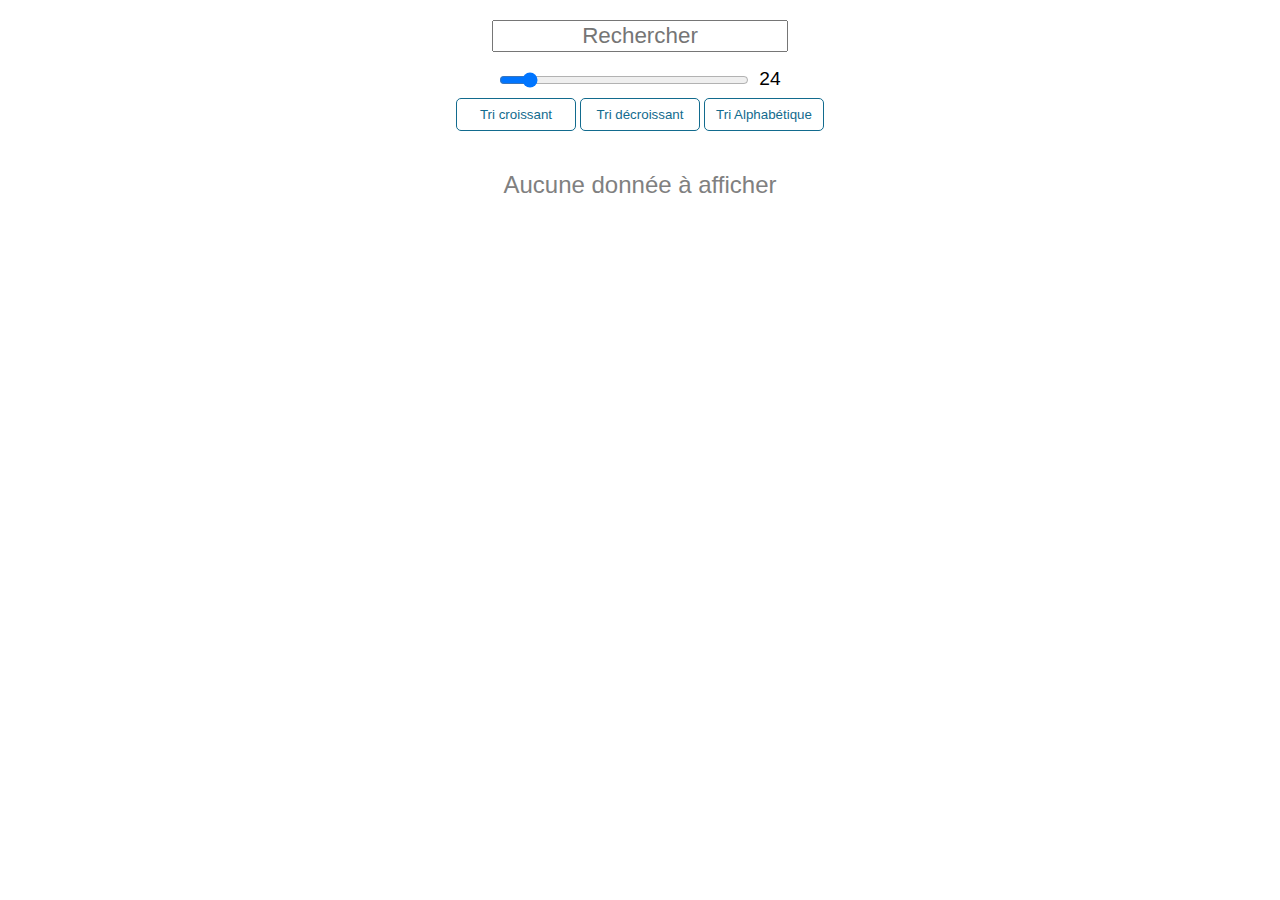
<file: pages/CodeTp/Projects/TP-CountryApp/index.html>
<!DOCTYPE html>
<html lang="en">

<head>
  <meta charset="UTF-8">
  <meta http-equiv="X-UA-Compatible" content="IE=edge">
  <meta name="viewport" content="width=device-width, initial-scale=1.0">
  <title>Document</title>
  <link rel="stylesheet" href="./style.css">
</head>

<body>

  <div class="filter-container">
    <input type="text" id="inputSearch" placeholder="Rechercher">
    <div class="range-container">
      <input type="range" value="24" max="250" id="inputRange">
      <span id="rangeValue">24</span>
    </div>
    <button class="btnSort" id="minToMax">Tri croissant</button>
    <button class="btnSort" id="maxToMin">Tri décroissant</button>
    <button class="btnSort" id="alpha">Tri Alphabétique</button>
  </div>

  <div class="countries-container">
    <ul id="countries"></ul>
  </div>

  <script src="index.js"></script>
</body>

</html>
</file>
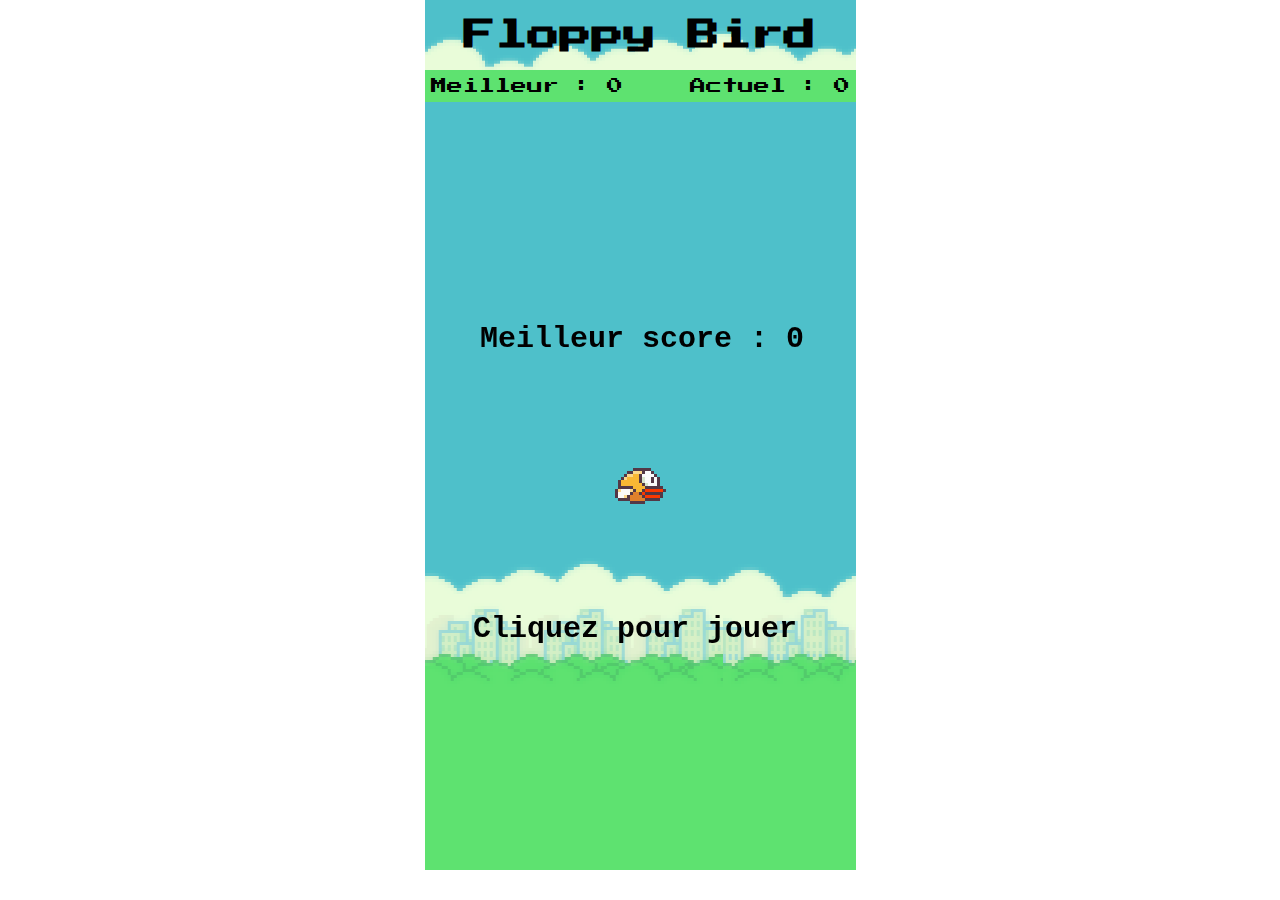
<file: pages/CodeTp/Projects/TP-FlappyBird/index.html>
<!DOCTYPE html>
<html lang="fr">
<head>
  <meta charset="UTF-8">
  <meta name="viewport" content="width=device-width, initial-scale=1.0">
  <meta http-equiv="X-UA-Compatible" content="ie=edge">
    
  <title>Floppy Bird</title>

  <link href="./style.css" rel="stylesheet">
</head>

<body>

  <header>
    <h1>Floppy Bird</h1>
    <div class="score-container">
      <div id="bestScore"></div>
      <div id="currentScore"></div>
    </div>
  </header>

    <canvas id="canvas" width="431" height="768"></canvas>

  <script src="./script.js" type="text/javascript" ></script>
</body>



</html>
</file>
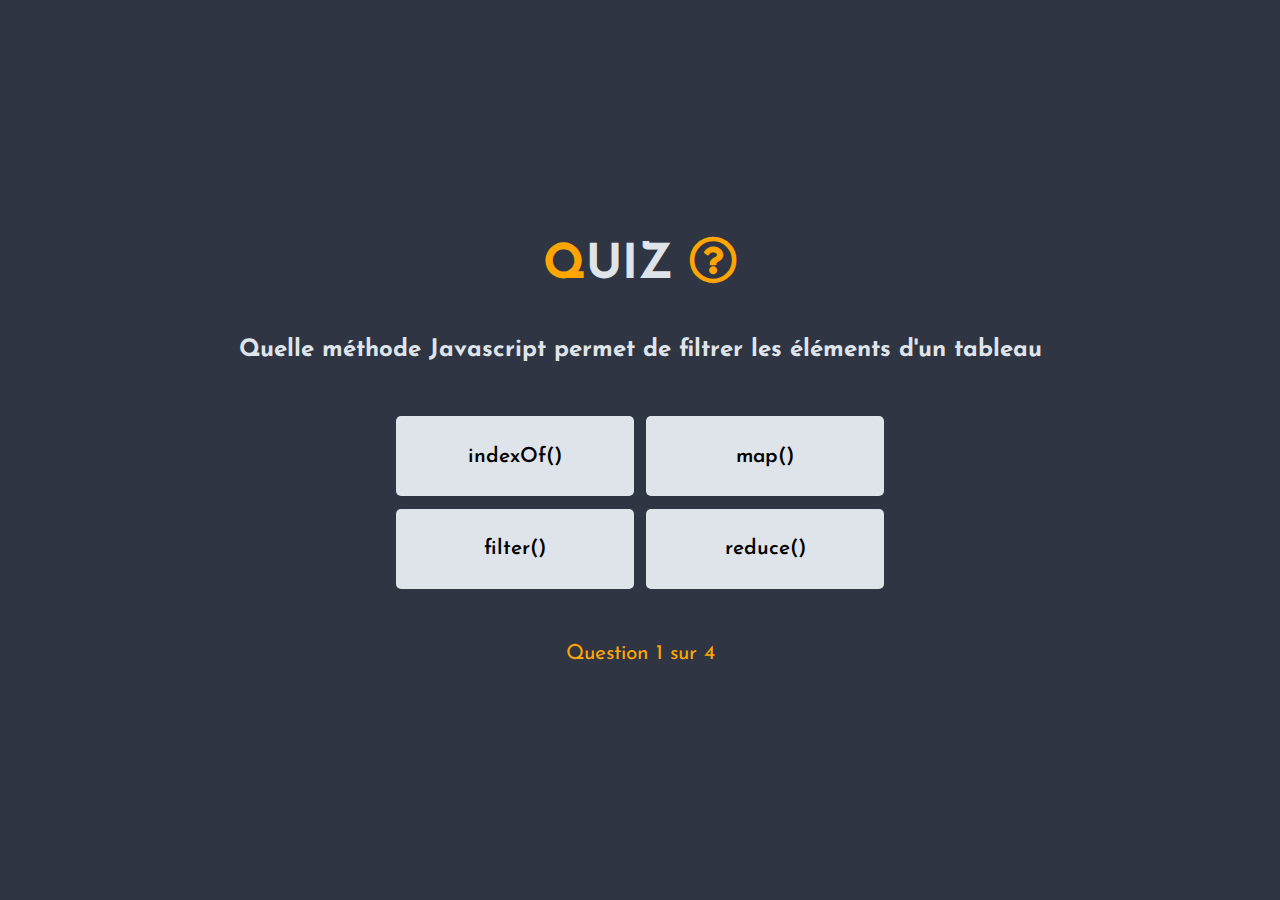
<file: pages/CodeTp/Projects/TP-QuizzApp/index.html>
<!DOCTYPE html>
<html lang="fr">

<head>
  <meta charset="UTF-8">
  <meta name="viewport" content="width=device-width, initial-scale=1.0">
  <meta http-equiv="X-UA-Compatible" content="ie=edge">

  <title>Quiz</title>

  <link rel="stylesheet" href="https://use.fontawesome.com/releases/v5.8.2/css/all.css">
  <link href="./style.css" rel="stylesheet">
</head>

<body>

  <div class="container">
    <div id="quiz">
      <h1><span>Q</span>uiz <i class="far fa-question-circle"></i></h1>

      <h2 id="question"></h2>

      <h3 id="score"></h3>

      <div class="choices">
        <button id="guess0" class="btn">
          <p id="choice0"></p>
        </button>

        <button id="guess1" class="btn">
          <p id="choice1"></p>
        </button>

        <button id="guess2" class="btn">
          <p id="choice2"></p>
        </button>

        <button id="guess3" class="btn">
          <p id="choice3"></p>
        </button>
      </div>

      <p id="progress"></p>

    </div>
  </div>

  <script src="./index.js"></script>
</body>



</html>
</file>
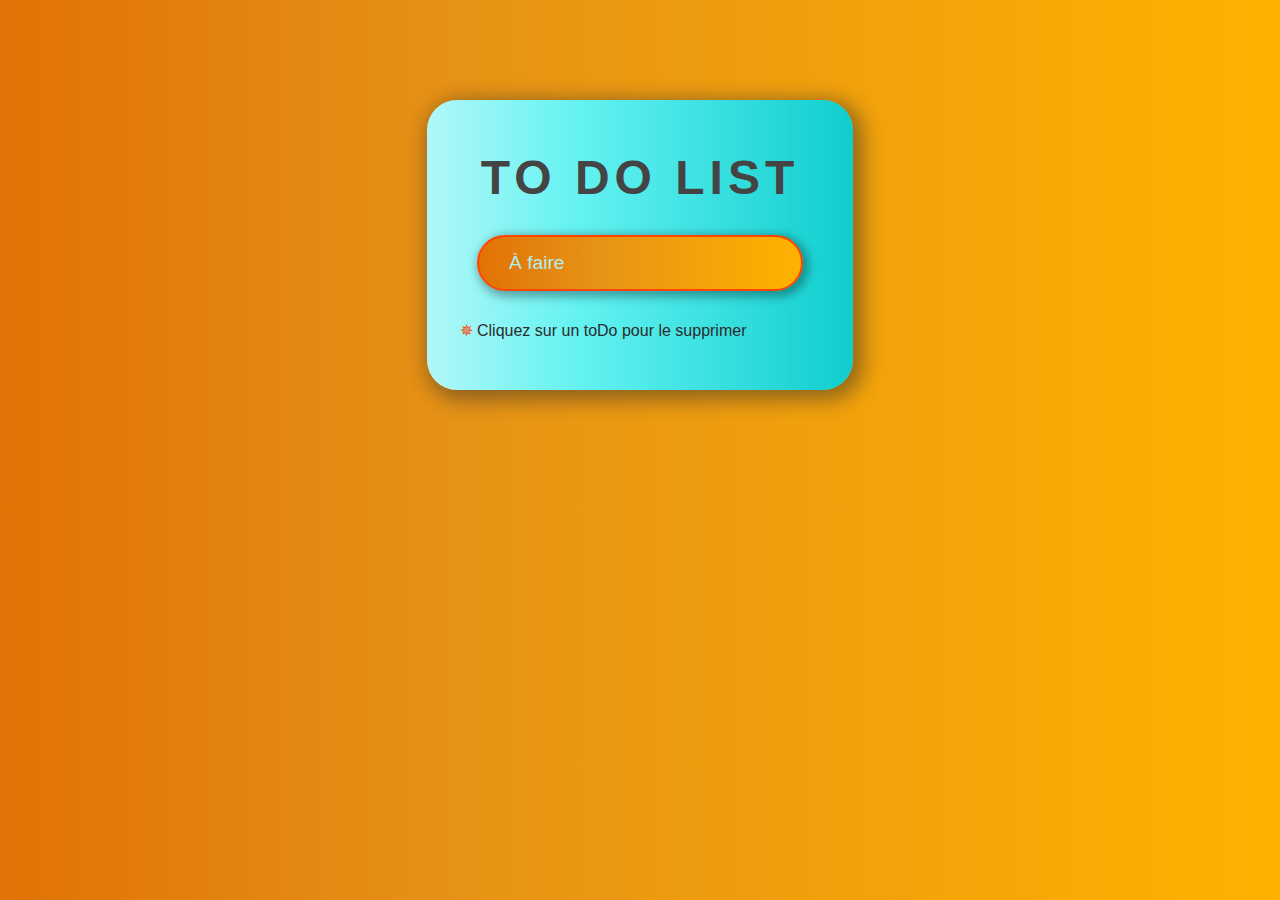
<file: pages/CodeTp/Projects/TP-ToDoList/index.html>
<!DOCTYPE html>
<html lang="fr">
<head>
    <meta charset="UTF-8">
    <meta name="viewport" content="width=device-width, initial-scale=1.0">
    <title>To Do List</title>

    <link rel="stylesheet" href="./style.css">
</head>
<body>
    <div class="form-container">
        <h1>To do list</h1>
        <form action="" id="form">
            <div class="taskInput">
                <input type="text" id="item" placeholder="À faire" autocomplete="off" minlength="2">
            </div>
            <ul id="list"></ul>
        </form>
    </div>


    <script src="./Index.js"></script>
</body>
</html>
</file>
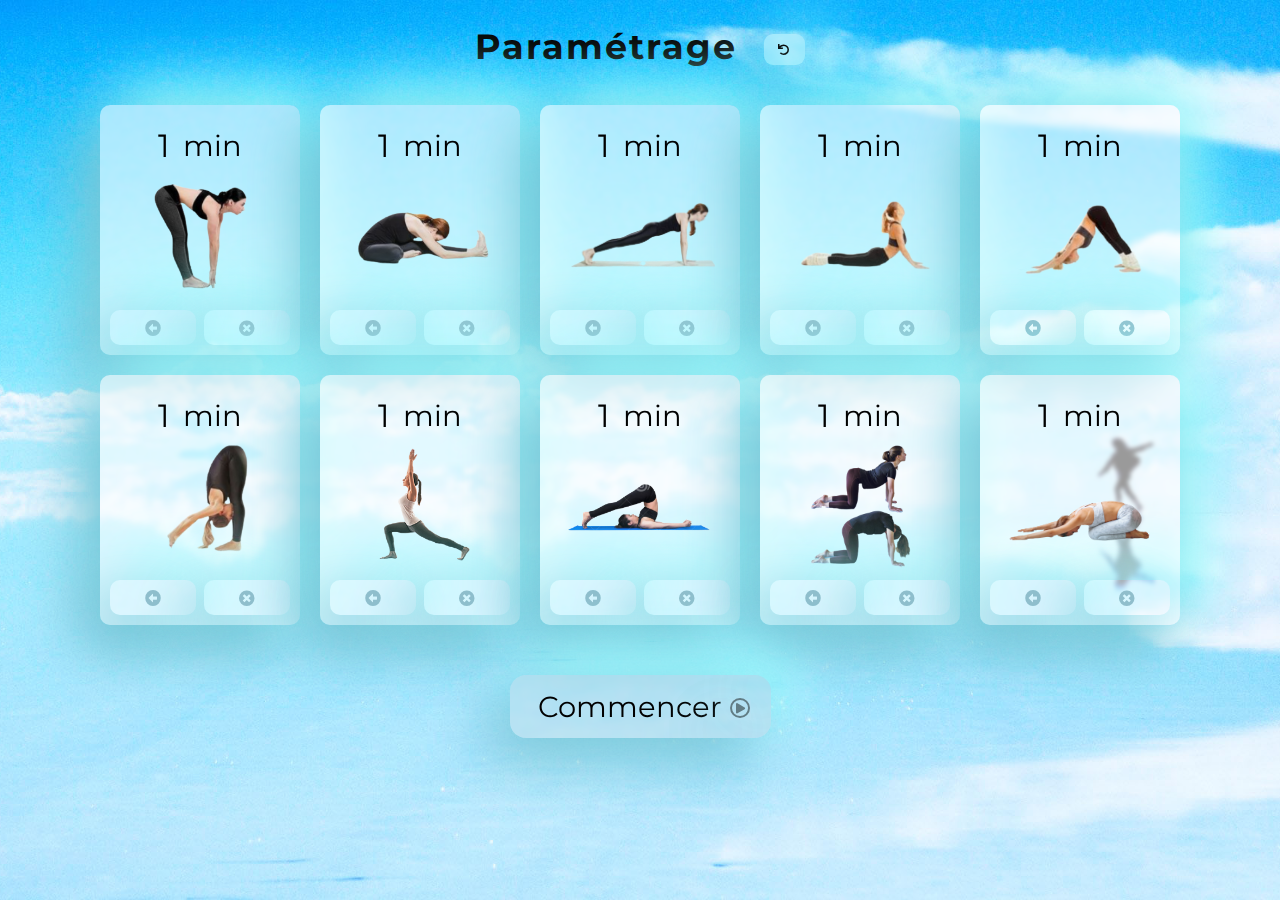
<file: pages/CodeTp/Projects/yoga-routine/index.html>
<!DOCTYPE html>
<html lang="en">

<head>
  <meta charset="UTF-8">
  <meta http-equiv="X-UA-Compatible" content="IE=edge">
  <meta name="viewport" content="width=device-width, initial-scale=1.0">
  <title>Daily Routine</title>
  <link rel="shortcut icon" href="./img/logo.png">
  <link rel="stylesheet" href="https://cdnjs.cloudflare.com/ajax/libs/font-awesome/5.15.3/css/all.min.css" />
  <link rel="stylesheet" href="./style.css">
</head>

<body>

  <div class="app">
    <h1></h1>
    <main></main>
    <div class="btn-container"></div>
  </div>


  <script src="index.js"></script>
</body>

</html>
</file>
<file: assets/styles/index.css>
@font-face {
  font-family: "Bellota";
  src: url(./../fonts/BellotaText-Light.ttf);
}
:root {
  --white1: rgb(254, 255, 243);
  --white2: rgba(237, 237, 237, 0.263);
  --black1: rgb(53, 53, 53);
  --color1: rgb(66, 136, 194);
  --color2: rgba(208, 232, 252, 0.735);
}

html {
  scroll-behavior: smooth;
}

* {
  list-style: none;
  margin: 0;
  padding: 0;
}

body {
  background: url(./../img/BG-Page1.jpg) center/cover fixed;
  font-family: Bellota;
  color: var(--black1);
  height: 100vh;
}
body a {
  text-decoration: none;
  color: var(--black1);
}
body a:visited {
  text-decoration: none;
}

@font-face {
  font-family: "Fredericka";
  src: url(./../fonts/FrederickatheGreat-Regular.ttf);
}
header {
  height: 80vh;
  text-align: center;
  position: relative;
}
header nav {
  position: fixed;
  left: 50%;
  top: 20px;
  transform: translate(-50%);
  width: 95%;
  background: var(--white2);
  border-radius: 2px;
  transition: 0.2s;
}
@media screen and (max-width: 600px) {
  header nav {
    width: 90%;
    font-size: 0.8rem;
  }
}
header nav ul {
  display: flex;
  justify-content: space-around;
  align-items: center;
}
header nav li {
  width: 25%;
}
header nav li a {
  transition: 0.2s;
  width: 100%;
  height: 50px;
  display: flex;
  flex-wrap: wrap;
  align-items: center;
  justify-content: center;
  -webkit-user-select: none;
     -moz-user-select: none;
          user-select: none;
}
header nav li a:hover {
  background: var(--white1);
  cursor: pointer;
  color: var(--color1);
  border-radius: 2px;
}
header h1 {
  margin: 150px auto 50px auto;
  font-family: Fredericka;
  font-size: 6rem;
  font-weight: lighter;
  color: var(--white1);
  transition: 0.2s;
}
@media screen and (max-width: 600px) {
  header h1 {
    font-size: 4rem;
    width: 80%;
  }
}
@media screen and (max-width: 400px) {
  header h1 {
    font-size: 3.5rem;
    width: 80%;
  }
}
header .textIntro {
  width: 50%;
  margin: 20px auto;
  padding: 10px;
  border-radius: 15px;
  background: rgba(147, 182, 209, 0.537);
  box-shadow: 0 0 12px 6px rgba(147, 182, 209, 0.54);
  color: var(--white1);
  font-size: 1.2rem;
}
@media screen and (max-width: 600px) {
  header .textIntro {
    width: 70%;
  }
}
header #arrow {
  margin: 100px auto;
  border: 3px solid var(--white1);
  border-radius: 150px;
  width: 80px;
  height: 80px;
  display: flex;
  justify-content: center;
  align-items: center;
  transition: 0.2s;
  color: var(--white1);
  font-size: 3rem;
}
header #arrow:hover {
  transform: scale(1.2);
  border: 3px dotted var(--white1);
  color: var(--white1);
}
@media screen and (max-width: 600px) {
  header #arrow {
    font-size: 2rem;
    width: 70px;
    height: 70px;
  }
}
@media screen and (max-height: 590px) {
  header #arrow {
    margin: 50px auto;
  }
}

main {
  padding-bottom: 10px;
  position: relative;
}
main::before {
  content: "";
  position: absolute;
  width: 80%;
  margin: 0 auto;
  height: 1px;
  background: var(--white1);
  top: -50px;
  left: 10%;
}
@media screen and (max-width: 500px) {
  main #section1, main #section3 {
    grid-template-columns: 70% 30%;
  }
}
@media screen and (max-width: 500px) {
  main #section2, main #section4 {
    grid-template-columns: 30% 70%;
  }
}
main .section {
  background: rgba(214, 222, 231, 0.768);
  width: 80%;
  margin: 30px auto;
  border-radius: 5px;
  display: grid;
  grid-template-columns: repeat(2, 50%);
}
main .section p {
  cursor: pointer;
  display: -webkit-box;
  -webkit-box-orient: vertical;
  -webkit-line-clamp: 4;
  line-clamp: 4;
  overflow: hidden;
}
main .section .paragraphDisplay {
  display: block;
}
main .section h2 {
  padding-bottom: 30px;
}
@media screen and (max-width: 500px) {
  main .section h2 {
    font-size: 1.2rem;
  }
}
main .s1-left, main .s2-right, main .s3-left, main .s4-right {
  padding: 20px;
}
main .s1-right {
  background: url(./../img/BG-CodeTP.png) center/cover;
}
main .s2-left {
  background: url(./../img/jewelryBG.png) center/cover;
}
main .s3-right {
  background: url(./../img/photoBG2.webp) center/cover;
}
main .s4-left {
  background: url(./../img/chill.jpg) center/cover;
}/*# sourceMappingURL=index.css.map */
</file>
<file: pages/ArtsManuels/assets/styles/index.css>
@font-face {
  font-family: "Bellota";
  src: url(./../../../../assets/fonts/BellotaText-Light.ttf);
}
@font-face {
  font-family: "Rubick";
  src: url(./../../../../../assets/fonts/RubikGlitch-Regular.ttf);
}
@font-face {
  font-family: "Fredericka";
  src: url(./../../../../assets/fonts/FrederickatheGreat-Regular.ttf);
}
:root {
  --color1: rgb(238, 242, 213);
}

* {
  margin: 0;
  padding: 0;
  box-sizing: border-box;
}

body {
  background: url(./../img/art-wallpaper3.jpg) center/cover fixed;
}

h1 {
  font-family: Bellota;
  text-align: center;
  margin-top: 200px;
  color: rgb(72, 72, 72);
}

header h1 {
  padding-top: 20px;
  font-family: Fredericka;
  font-weight: lighter;
  font-size: 10vw;
  color: var(--color1);
  margin: 30px;
  line-height: 80px;
}

main .main-container {
  position: relative;
}
main .main-container::before {
  content: "";
  -o-object-fit: cover;
     object-fit: cover;
  position: absolute;
  top: 0;
  width: 250px;
  height: 250px;
  background: url(./../../../../../assets/img/LogoAD.png);
}/*# sourceMappingURL=index.css.map */
</file>
<file: pages/PassesTemps/style.css>
@font-face {
    font-family: 'Bellota';
    src: url(./../../assets/fonts/BellotaText-Light.ttf);
}

body {
    background: #2A7B9B;
    background: linear-gradient(90deg,rgba(42, 123, 155, 1) 0%, rgba(118, 227, 209, 1) 50%, rgba(236, 240, 216, 1) 100%);
}

h1 {
    font-family: Bellota;
    text-align: center;
    margin-top: 200px;
    color: rgb(72, 72, 72);
}
</file>
<file: pages/Photos/style.css>
@font-face {
    font-family: 'Bellota';
    src: url(./../../assets/fonts/BellotaText-Light.ttf);
}

body {
    background: #2A7B9B;
    background: linear-gradient(90deg,rgba(42, 123, 155, 1) 0%, rgba(118, 227, 209, 1) 50%, rgba(236, 240, 216, 1) 100%);
}

h1 {
    font-family: Bellota;
    text-align: center;
    margin-top: 200px;
    color: rgb(72, 72, 72);
}
</file>
<file: pages/CodeTp/Projects/joke-app/style.css>
body {
  min-height: 100vh;
  margin: 0;
  display: flex;
  justify-content: center;
  align-items: center;
  text-align: center;
  font-family: Cambria, Cochin, Georgia, Times, "Times New Roman", serif;
  font-size: 1.6rem;
  background: #d6e1f0;
  color: rgb(241, 241, 241);
}
.app {
  width: 70%;
  min-width: 200px;
  max-width: 800px;
  background: rgb(145, 115, 246);
  border-radius: 14px;
  padding: 20px 40px;
  box-shadow: 0 2px 18px rgba(0, 0, 0, 0.307);
  cursor: pointer;
  transition: 0.2s;
}
.app:hover {
  transform: scale(1.01);
}


@media screen and (max-width: 500px) {
  .app {
    width: 65%;
    min-width: none;
    padding: 10px 10px;
  }

  h3 {
    font-size: 1.6rem;
  }
  p {
    font-size: 1.3rem;
  }
}
</file>
<file: pages/CodeTp/Projects/La-Montagne/assets/styles/index.css>
@charset "UTF-8";
@font-face {
  font-family: "Font1";
  src: url(../fonts/Inter_18pt-ExtraBold.ttf);
}
@font-face {
  font-family: "Font2";
  src: url(../fonts/Merriweather_24pt-Light.ttf);
}
html {
  scroll-behavior: smooth;
}

* {
  margin: 0;
  padding: 0;
  box-sizing: border-box;
  list-style: none;
}

body {
  background: url(../img/bg.jpg) center/cover fixed;
  font-family: Font2;
  max-width: 1900px;
  margin: 0 auto;
}
body::before {
  content: "";
  position: absolute;
  height: 100%;
  width: 100%;
  top: 0;
  left: 0;
  background-color: rgb(19, 10, 2);
  animation: animBefore 2s ease forwards;
  animation-delay: 0.15s;
}
@keyframes animBefore {
  to {
    opacity: 0%;
  }
}
body ul {
  display: flex;
  justify-content: space-around;
}
body a, body a:visited {
  color: #F3F3F3;
  text-decoration: none;
}
body .button {
  padding: 15px 40px;
  border: 2px solid rgb(65, 65, 65);
  background: none;
  font-family: Font1;
  text-transform: uppercase;
  letter-spacing: 2px;
  font-size: 1rem;
  margin: 60px auto 50px auto;
  transition: 0.2s;
  cursor: pointer;
  transition: 0.2s;
}
@media screen and (max-width: 700px) {
  body .button {
    font-size: 0.9rem;
    padding: 10px 30px;
    margin: 30px auto;
  }
}
body .button:hover {
  transform: rotate(5deg);
  border-radius: 10px;
  border-color: rgb(154, 239, 245);
  background: rgb(154, 239, 245);
  color: rgb(231, 97, 8);
}
body #second-btn:hover {
  transform: rotate(-5deg);
}

body header {
  height: 100vh;
  width: 80%;
  text-align: center;
  margin: 0 auto;
  display: flex;
  flex-direction: column;
  justify-content: center;
  align-items: center;
  position: relative;
}
@media screen and (max-width: 450px) {
  body header {
    width: 90%;
  }
}
body header .header-container {
  transform: translateY(40px);
  opacity: 0;
  animation: animHeader 1.5s ease forwards;
}
@keyframes animHeader {
  to {
    transform: translateY(0);
    opacity: 1;
  }
}
body header .header-container h1 {
  padding-bottom: 50px;
  font-family: Font1;
  text-transform: uppercase;
  font-size: 5rem;
  letter-spacing: 6px;
  color: #F3F3F3;
  transition: 0.2s;
}
@media screen and (max-width: 1130px) {
  body header .header-container h1 {
    font-size: 4rem;
    padding-bottom: 30px;
  }
}
@media screen and (max-width: 685px) {
  body header .header-container h1 {
    font-size: 3rem;
  }
}
@media screen and (max-width: 530px) {
  body header .header-container h1 {
    font-size: 2.5rem;
  }
}
@media screen and (max-width: 500px) {
  body header .header-container h1 {
    margin-top: 0;
  }
}
@media screen and (max-width: 440px) {
  body header .header-container h1 {
    font-size: 2rem;
  }
}
body header .header-container p {
  font-size: 1.5rem;
  font-style: italic;
  color: #F3F3F3;
}
@media screen and (max-width: 530px) {
  body header .header-container p {
    font-size: 1.2rem;
  }
}
@media screen and (max-width: 440px) {
  body header .header-container p {
    font-size: 1rem;
  }
}
body header .header-container a {
  margin: 50px auto 0 auto;
  text-decoration: none;
  width: 74px;
  height: 74px;
  border: 2px solid #F3F3F3;
  border-radius: 150px;
  display: flex;
  justify-content: center;
  align-items: center;
  font-size: 1.2rem;
  color: #F3F3F3;
  transition: 0.3s;
}
body header .header-container a:hover {
  border: 2px solid rgb(154, 239, 245);
  width: 60px;
  height: 60px;
  transform: scale(1.1);
  color: rgb(154, 239, 245);
}
@media screen and (max-width: 440px) {
  body header .header-container a {
    margin-top: 30px;
    width: 45px;
    height: 45px;
    font-size: 1rem;
  }
}
body header .nav-network {
  background: rgba(223, 223, 223, 0.315);
  width: 100%;
  margin: 0 auto;
  height: 80px;
  display: flex;
  justify-content: space-between;
  align-items: center;
  position: absolute;
  bottom: 0;
  color: #F3F3F3;
  font-family: Font1;
  letter-spacing: 2px;
}
@media screen and (max-width: 1115px) {
  body header .nav-network {
    justify-content: left;
  }
}
body header .nav-network nav:hover li:not(:hover) {
  background: none;
  color: #F3F3F3;
}
body header .nav-network nav ul {
  height: 80px;
}
body header .nav-network nav ul li {
  height: 100%;
  padding: 0 30px;
  display: flex;
  align-items: center;
  text-transform: uppercase;
  font-size: 0.9rem;
  position: relative;
  transition: 0.3s;
}
body header .nav-network nav ul li:first-child {
  background: #F3F3F3;
  color: rgb(65, 65, 65);
}
@media screen and (max-width: 1200px) {
  body header .nav-network nav ul li {
    font-size: 0.8rem;
    text-align: center;
    align-items: center;
    justify-content: center;
  }
}
@media screen and (max-width: 1111px) {
  body header .nav-network nav ul li {
    padding: 25px 20px;
  }
}
@media screen and (max-width: 480px) {
  body header .nav-network nav ul li {
    padding: 28px 10px;
  }
}
@media screen and (max-width: 450px) {
  body header .nav-network nav ul li {
    font-size: 0.7rem;
    padding: 28px 5px;
  }
}
body header .nav-network nav ul li:hover {
  cursor: pointer;
  color: rgb(65, 65, 65);
  background: #F3F3F3;
}
body header .nav-network .network {
  width: 25%;
}
@media screen and (max-width: 965px) {
  body header .nav-network .network {
    margin-right: 20px;
  }
}
@media screen and (max-width: 700px) {
  body header .nav-network .network {
    display: none;
  }
}
body header .nav-network .network ul {
  min-width: 100px;
  max-width: 300px;
  display: flex;
  justify-content: space-around;
  align-items: center;
}
body header .nav-network .network ul li {
  font-size: 1.3rem;
  transition: 0.2s;
}
body header .nav-network .network ul li i {
  transition: 0.2s;
}
body header .nav-network .network ul li i:hover {
  transform: scale(1.5);
  color: rgb(154, 239, 245);
}

body main {
  background: #F3F3F3;
  width: 80%;
  margin: 0 auto;
}
@media screen and (max-width: 450px) {
  body main {
    width: 90%;
  }
}
body main img {
  width: 100%;
}
body main .main-info {
  text-align: center;
}
body main h2 {
  font-size: 1rem;
  font-weight: lighter;
  padding: 0 0 50px 0;
}
body main h3 {
  font-family: Font1;
  text-transform: uppercase;
  letter-spacing: 2px;
  font-size: 1.2rem;
  padding-bottom: 50px;
  position: relative;
}
body main .main-top {
  width: 90%;
  margin: 0 auto;
}
body main .main-top h2 {
  width: 90%;
  margin: 0 auto;
  padding: 80px 0;
  font-size: 1.2rem;
  position: relative;
}
body main .main-top h2::before, body main .main-top h2::after {
  content: "";
  position: absolute;
  transform: translateY(-50%);
  height: 1px;
  width: 35%;
  background: rgba(128, 128, 128, 0.212);
  top: 50%;
  transition: 0.2s;
}
@media screen and (max-width: 1100px) {
  body main .main-top h2::before, body main .main-top h2::after {
    width: 30%;
  }
}
@media screen and (max-width: 750px) {
  body main .main-top h2::before, body main .main-top h2::after {
    width: 25%;
  }
}
@media screen and (max-width: 500px) {
  body main .main-top h2::before, body main .main-top h2::after {
    width: 20%;
  }
}
body main .main-top h2::before {
  left: 0;
}
body main .main-top h2::after {
  right: 0;
}
body main .main-top h3 {
  font-size: 2.5rem;
  transition: 0.2s;
}
@media screen and (max-width: 700px) {
  body main .main-top h3 {
    font-size: 2rem;
    padding-bottom: 20px;
  }
}
@media screen and (max-width: 450px) {
  body main .main-top h3 {
    font-size: 1.5rem;
  }
}
body main .main-top p {
  width: 50%;
  margin: 0 auto;
  padding-bottom: 50px;
  font-style: italic;
  font-size: 1rem;
  line-height: 40px;
  transition: 0.2s;
}
@media screen and (max-width: 700px) {
  body main .main-top p {
    font-size: 0.9rem;
    line-height: 35px;
    width: 80%;
    padding-bottom: 30px;
  }
}
@media screen and (max-width: 700px) {
  body main .main-top p {
    line-height: 30px;
  }
}
body main .main-bottom {
  position: relative;
}
body main .main-bottom::after {
  content: "";
  position: absolute;
  width: 1px;
  height: 99.8%;
  background: rgba(128, 128, 128, 0.212);
  top: 1px; /* Pour que ça ne double pas la bordure du haut */
  left: 50%;
}
@media screen and (max-width: 1100px) {
  body main .main-bottom::after {
    display: none;
  }
}
body main .main-bottom .main-bottom-container {
  display: grid;
  grid-template-columns: 50% 50%;
  justify-content: center;
}
@media screen and (max-width: 1100px) {
  body main .main-bottom .main-bottom-container {
    display: grid;
    grid-template-columns: 1fr;
    grid-template-rows: 50% 50%;
  }
}
body main .main-bottom .main-bottom-container .main-info {
  width: 100%;
  margin: 0 auto;
  padding: 0 10%;
  border-top: 1px solid rgba(128, 128, 128, 0.212);
}
body main .main-bottom .main-bottom-container .main-info h2 {
  padding: 50px 0 30px 0;
}
body main .main-bottom .main-bottom-container .main-info h3 {
  line-height: 30px;
}
body main .main-bottom .main-bottom-container .main-info p {
  font-size: 1rem;
  line-height: 35px;
  text-align: left;
  margin-top: 20px;
}
@media screen and (max-width: 700px) {
  body main .main-bottom .main-bottom-container .main-info p {
    font-size: 0.9rem;
    line-height: 30px;
  }
}

body footer {
  background: white;
  width: 80%;
  margin: 50px auto;
  display: grid;
  grid-template-columns: 50% 50%;
}
@media screen and (max-width: 1100px) {
  body footer {
    grid-template-columns: 1fr;
    grid-template-rows: repeat(2, 1fr);
  }
}
@media screen and (max-width: 600px) {
  body footer {
    height: 1300px;
  }
}
@media screen and (max-width: 450px) {
  body footer {
    width: 90%;
  }
}
body footer .f-titles {
  font-family: Font1;
  text-transform: uppercase;
  letter-spacing: 2px;
  color: rgb(83, 83, 83);
  font-size: 0.9rem;
}
body footer .footer-left {
  width: 80%;
  margin: 0 auto;
}
body footer .footer-left form {
  display: grid;
  grid-template-columns: 100%;
  grid-template-rows: 16% 16% 50% 16%;
  margin: 50px 0;
  gap: 10px;
}
body footer .footer-left form div {
  display: flex;
  flex-direction: column;
  justify-content: flex-start;
}
body footer .footer-left form div input[type=text],
body footer .footer-left form div textarea {
  padding: 15px 10px;
  margin-top: 20px;
  border: 1px solid rgba(128, 128, 128, 0.212);
  border-radius: 5px;
  resize: none;
  line-height: 1;
  flex: 0 1 auto;
  font-size: 1.2rem;
}
body footer .footer-left form div input[type=text]:focus,
body footer .footer-left form div textarea:focus {
  outline: 2px solid rgb(154, 239, 245);
}
@media screen and (max-width: 450px) {
  body footer .footer-left form div input[type=text],
  body footer .footer-left form div textarea {
    font-size: 1rem;
  }
}
body footer .footer-left form div input[type=submit] {
  margin: 50px auto 0 0;
  border-color: grey;
  color: grey;
}
body footer .footer-left form div input[type=submit]:hover {
  background: gray;
  color: #F3F3F3;
  border-radius: 10px;
  transform: rotate(0deg);
  transform: scale(0.9);
}
body footer .footer-right {
  display: grid;
  grid-template-rows: repeat(4, 1fr);
  border-left: 1px solid rgba(128, 128, 128, 0.212);
}
body footer .footer-right .fdivs-right {
  align-items: center;
  display: grid;
  grid-template-columns: 30% 70%;
  align-items: center;
  border-bottom: 1px solid rgba(128, 128, 128, 0.212);
}
@media screen and (max-width: 600px) {
  body footer .footer-right .fdivs-right {
    grid-template-columns: 40% 60%;
  }
}
body footer .footer-right .fdivs-right h4 {
  text-align: left;
  padding-left: 40px;
}
@media screen and (max-width: 360px) {
  body footer .footer-right .fdivs-right h4 {
    padding-left: 20px;
  }
}
body footer .footer-right .fdivs-right p {
  padding-right: 30px;
  color: grey;
}
@media screen and (max-width: 500px) {
  body footer .footer-right .fdivs-right p {
    font-size: 0.9rem;
    padding-right: 20%;
    padding-left: 10px;
  }
}
body footer .footer-right .fdivs-right ul {
  justify-content: start;
}
body footer .footer-right .fdivs-right ul li {
  padding-right: 15px;
}
@media screen and (max-width: 500px) {
  body footer .footer-right .fdivs-right ul li {
    padding-right: 10px;
  }
}
body footer .footer-right .fdivs-right ul li a {
  color: rgb(65, 65, 65);
  width: 54px;
  height: 54px;
  font-size: 1.2rem;
  border: 1px solid rgba(128, 128, 128, 0.212);
  border-radius: 150px;
  display: flex;
  justify-content: center;
  align-items: center;
  transition: 0.3s;
}
@media screen and (max-width: 560px) {
  body footer .footer-right .fdivs-right ul li a {
    font-size: 1rem;
    width: 44px;
    height: 44px;
  }
}
@media screen and (max-width: 460px) {
  body footer .footer-right .fdivs-right ul li a {
    font-size: 0.9rem;
    width: 34px;
    height: 34px;
  }
}
@media screen and (max-width: 360px) {
  body footer .footer-right .fdivs-right ul li a {
    font-size: 0.8rem;
    width: 24px;
    height: 24px;
  }
}
body footer .footer-right .fdivs-right ul li a:hover {
  color: rgb(231, 97, 8);
  border-color: rgb(231, 97, 8);
}/*# sourceMappingURL=index.css.map */
</file>
<file: pages/CodeTp/Projects/password-maker/style.css>
* {
  text-align: center;
  font-family: "Segoe UI", Tahoma, Geneva, Verdana, sans-serif;
  font-size: 1.2rem;
  outline: none;
}
body {
  display: flex;
  justify-content: center;
  align-items: center;
  min-height: 100vh;
  margin: 0;
  background: url(./bg.jpg) center/cover;
}
.app {
  background-image: linear-gradient(to right, #ff758c 0%, #ff7eb3 100%);
  margin: 0 10px;
  padding: 24px 10px 10px;
  border-radius: 16px;
  width: 90%;
  max-width: 600px;
  box-shadow: 3px 4px 10px 0px #a76666c2;
}
#password-output {
  background: transparent;
  border: none;
  font-size: 1.5rem;
  width: 100%;
}
.range-container {
  margin: 20px 0;
}
input[type="range"] {
  -webkit-appearance: none;
  appearance: none;
  width: 160px;
  background-image: linear-gradient(120deg, #d4fc79 0%, #96e6a1 100%);
  border-radius: 50px;
}
input[type="range"]::-webkit-slider-runnable-track {
  -webkit-appearance: none;
  appearance: none;
  height: 16px;
  box-shadow: 0 10px 10px rgba(0, 0, 0, 0.25);
}
input[type="range"]::-webkit-slider-thumb {
  -webkit-appearance: none;
  appearance: none;
  width: 10px;
  height: 40px;
  background: linear-gradient(
    to bottom,
    rgba(255, 255, 255, 0.65) 0%,
    rgba(0, 0, 0, 0.95) 100%
  );
  background-blend-mode: multiply, multiply;
  cursor: pointer;
  border-radius: 18px;
  transform: translateY(-11px);
  transition: 0.15s ease;
  cursor: grab;
}
input[type="range"]::-webkit-slider-thumb:active {
  cursor: grabbing;
  transform: scale(1.2) translateY(-9px);
}
#display-password-length {
  width: 30px;
  background: transparent;
  border: none;
}
.checkbox-container {
  margin: 36px 0 25px;
  display: flex;
  justify-content: space-around;
  align-items: center;
}
input[type="checkbox"] {
  display: none;
}
input[type="checkbox"]:checked + label {
  transform: scale(1.3);
  filter: brightness(150%);
}
label {
  user-select: none;
  background-image: linear-gradient(to top, #accbee 0%, #e7f0fd 100%);
  height: 60px;
  width: 60px;
  display: grid;
  justify-items: center;
  align-items: center;
  border-radius: 15px;
  box-shadow: 0 4px 10px rgba(0, 0, 0, 0.486);
  transition: 0.2s ease;
  cursor: pointer;
}
button {
  margin: 14px 0 20px;
  background-image: linear-gradient(120deg, #d4fc79 0%, #96e6a1 100%);
  padding: 10px 20px;
  border-radius: 150px;
  border: 2px solid #accbee;
  border-bottom: 3px solid yellow;
  border-right: 3px solid yellow;
  transition: 0.2s;
  cursor: pointer;
}
button:hover {
  border: 2px solid yellow;
  border-bottom: 3px solid #accbee;
  border-right: 3px solid #accbee;
  box-shadow: 0 5px 10px rgba(0, 0, 0, 0.32);
  transform: translateX(3px);
}
button:active {
  transform: scale(1.05);
}
</file>
<file: pages/CodeTp/Projects/Site-Resto/assets/styles/index.css>
@charset "UTF-8";
@font-face {
  font-family: "Font1";
  src: url(../fonts/Allura-Regular.ttf);
}
@font-face {
  font-family: "Font2";
  src: url(../fonts/Poppins-Medium.ttf);
}
@font-face {
  font-family: "Font3";
  src: url(../fonts/Roboto-Light.ttf);
}
* {
  margin: 0;
  padding: 0;
  box-sizing: border-box;
  list-style: none;
}

body {
  font-family: Font3;
  background: #21201E;
  color: white;
}
body span {
  font-family: Font1;
  font-size: 3rem;
  color: #A67245;
}
body a, body a:visited {
  color: white;
  text-decoration: none;
  transition: 0.2s;
}
body h1 {
  font-family: Font2;
  text-transform: uppercase;
  color: rgb(238, 238, 236);
  font-size: 5rem;
  letter-spacing: 6px;
  line-height: 50px;
}
body h2 {
  text-transform: uppercase;
  font-family: Font2;
  font-size: 2rem;
  letter-spacing: 1px;
  line-height: 10px;
}
body h5 {
  color: #21201E;
  font-size: 1.1rem;
  font-weight: lighter;
  letter-spacing: 1px;
  padding: 10px 0 20px 0;
}
body .adress {
  font-size: 0.8rem;
  color: rgb(165, 165, 165);
  letter-spacing: 1px;
  padding-bottom: 20px;
}
body .buy {
  text-transform: uppercase;
  letter-spacing: 2px;
  font-weight: bold;
  font-size: 0.8rem;
}
body img {
  padding: 30px 0;
}

body header {
  height: 100vh;
  background: url(../img/bg-slider-06.jpg) center/cover;
  color: white;
}
body header nav {
  width: 80%;
  margin: 0 auto;
  padding-top: 30px;
  display: grid;
  grid-template-columns: 10% 80% 10%;
  transition: 0.2s;
}
@media screen and (max-width: 1000px) {
  body header nav {
    width: 90%;
    grid-template-columns: 15% 70% 15%;
  }
}
@media screen and (max-width: 750px) {
  body header nav {
    grid-template-columns: 20% 80%;
    width: 80%;
  }
}
body header nav .nav-left {
  display: flex;
  align-items: center;
}
body header nav .nav-left span {
  font-weight: 800;
}
body header nav .nav-mid {
  display: flex;
  justify-content: space-around;
  align-items: center;
  font-size: 0.8rem;
  text-transform: uppercase;
}
@media screen and (max-width: 750px) {
  body header nav .nav-mid {
    display: none;
  }
}
body header nav .nav-mid li {
  cursor: pointer;
  transition: 0.2s;
}
body header nav .nav-mid li:hover {
  font-weight: bolder;
  font-size: 0.9rem;
  color: #A67245;
}
body header nav .nav-right {
  display: flex;
  justify-content: space-around;
  align-items: center;
  transition: 0.2s;
}
@media screen and (max-width: 750px) {
  body header nav .nav-right {
    justify-content: end;
    gap: 20px;
  }
}
@media screen and (max-width: 350px) {
  body header nav .nav-right {
    gap: 10px;
  }
}
body header nav .nav-right li:hover {
  transform: scale(1.2);
}
body header nav .nav-right li:hover i {
  color: #A67245;
}
body header .header-container {
  width: 50%;
  height: 70%;
  margin: 0 auto;
  display: flex;
  flex-direction: column;
  justify-content: start;
  align-items: center;
  text-align: center;
}
@media screen and (max-width: 400px) {
  body header .header-container {
    width: 90%;
  }
}
body header .header-container span {
  font-size: 4rem;
  margin-top: 80px;
}
@media screen and (max-width: 950px) {
  body header .header-container span {
    line-height: 50px;
    font-size: 3rem;
  }
}
@media screen and (max-width: 400px) {
  body header .header-container span {
    font-size: 2.3rem;
  }
}
body header .header-container img {
  padding: 80px 0;
}
@media screen and (max-width: 400px) {
  body header .header-container img {
    padding: 30px 0;
  }
}
body header .header-container p {
  text-transform: uppercase;
  letter-spacing: 5px;
}
@media screen and (max-width: 400px) {
  body header .header-container p {
    font-size: 0.6rem;
  }
}
@media screen and (max-width: 950px) {
  body header .header-container h1 {
    line-height: 80px;
  }
}
@media screen and (max-width: 400px) {
  body header .header-container h1 {
    font-size: 2rem;
    line-height: 40px;
    letter-spacing: 8px;
  }
}

body main .sec1 {
  display: grid;
  grid-template-columns: repeat(2, 50%);
}
@media screen and (max-width: 600px) {
  body main .sec1 {
    grid-template-columns: 1fr;
    grid-template-rows: 100% 0%;
  }
}
body main .sec1 .sec1-left {
  background: rgb(238, 238, 236);
  color: #21201E;
}
body main .sec1 .sec1-left .sec1-left-container {
  margin: 20px;
  border: 1px dashed #A67245;
  padding: 30px;
  text-align: center;
  display: flex;
  flex-direction: column;
  justify-content: center;
  align-items: center;
}
@media screen and (max-width: 600px) {
  body main .sec1 .sec1-left .sec1-left-container h2 {
    font-size: 1.5rem;
  }
}
body main .sec1 .sec1-left .sec1-left-container .avatar {
  background: url(../img/avatar-01.jpg) center/cover;
  width: 80px;
  height: 80px;
  border-radius: 150px;
  margin: 30px 0 20px 0;
}
body main .sec1 .sec1-left .sec1-left-container .name {
  font-weight: bold;
  font-size: 1.1rem;
  letter-spacing: 1px;
}
body main .sec1 .sec1-left .sec1-left-container .function {
  text-transform: uppercase;
  color: grey;
  font-size: 0.8rem;
}
body main .sec1 .sec1-right {
  background: url(./../img/store-01.jpg) center/cover;
}
@media screen and (max-width: 600px) {
  body main .sec1 .sec1-right {
    display: none;
  }
}
body main .sec2 {
  height: 100vh;
  background: #21201E;
  color: white;
  position: relative;
}
body main .sec2::before {
  content: "";
  position: absolute;
  z-index: 0;
  height: 600px;
  width: 100%;
  background: url(../img/bg-menu-01.jpg) center/cover;
  bottom: 0;
}
@media screen and (max-width: 550px) {
  body main .sec2::before {
    height: 1300px;
    transform: translateY(700px);
  }
}
@media screen and (max-width: 440px) {
  body main .sec2::before {
    height: 1080px;
    transform: translateY(670px);
  }
}
@media screen and (max-width: 320px) {
  body main .sec2::before {
    height: 1050px;
    transform: translateY(400px);
  }
}
body main .sec2 .sec2-title {
  width: 50%;
  margin: 0 auto;
  padding-top: 50px;
  text-align: center;
}
body main .sec2 .sec2-title span, body main .sec2 .sec2-title img {
  display: block;
  margin: 0 auto;
}
body main .sec2 .nav-main {
  padding: 20px 0 50px 0;
}
body main .sec2 .nav-main ul {
  width: 50%;
  margin: 0 auto;
  display: flex;
  justify-content: space-around;
}
@media screen and (max-width: 800px) {
  body main .sec2 .nav-main ul {
    width: 90%;
  }
}
@media screen and (max-width: 800px) {
  body main .sec2 .nav-main ul {
    font-size: 0.9rem;
  }
}
@media screen and (max-width: 800px) {
  body main .sec2 .nav-main ul {
    font-size: 0.8rem;
  }
}
body main .sec2 .nav-main ul li {
  position: relative;
}
body main .sec2 .nav-main ul li::before {
  content: "";
  position: absolute;
  width: 100%;
  height: 1px;
  background: gray;
  transform: translateY(30px);
}
body main .sec2 .sec2-container {
  background: rgb(238, 238, 236);
  color: #21201E;
  width: 50%;
  max-width: 1000px;
  transition: 0.3s;
  margin: 0 auto;
  display: grid;
  grid-template-columns: repeat(2, 50%);
  gap: 30px;
  justify-content: center;
  align-items: center;
  padding: 15px 3%;
  position: relative;
}
@media screen and (max-width: 1460px) {
  body main .sec2 .sec2-container {
    width: 70%;
  }
}
@media screen and (max-width: 800px) {
  body main .sec2 .sec2-container {
    width: 90%;
  }
}
@media screen and (max-width: 550px) {
  body main .sec2 .sec2-container {
    grid-template-columns: 1fr;
    grid-template-rows: repeat(2, 1fr);
    gap: 0;
  }
}
body main .sec2 .sec2-container::before {
  content: "";
  position: absolute;
  height: 5px;
  width: 100%;
  background: #A67245;
  top: 0;
}
body main .sec2 .sec2-container .sec2-menus-container .menus {
  display: grid;
  grid-template-columns: 25% 60% 10%;
  align-items: center;
  justify-content: center;
  border-bottom: 1px dashed rgb(194, 194, 194);
}
@media screen and (max-width: 350px) {
  body main .sec2 .sec2-container .sec2-menus-container .menus {
    grid-template-columns: 30% 50% 15%;
  }
}
body main .sec2 .sec2-container .sec2-menus-container .menus img {
  width: 90%;
  border-radius: 50%;
}
body main .sec2 .sec2-container .sec2-menus-container .menus h3 {
  font-size: 0.8rem;
  text-transform: uppercase;
}
body main .sec2 .sec2-container .sec2-menus-container .menus p {
  font-size: 0.9rem;
}
body main .sec2 .sec2-container .sec2-menus-container .menus .price {
  color: #A67245;
  font-size: 1.1rem;
  font-weight: bold;
}
@media screen and (max-width: 350px) {
  body main .sec2 .sec2-container .sec2-menus-container .menus .price {
    text-align: right;
  }
}
body main .sec3 .sec3-container {
  width: 70%;
  max-width: 1000px;
  margin: 100px auto;
  display: grid;
  grid-template-columns: 30% 70%;
  text-align: center;
}
@media screen and (max-width: 1350px) {
  body main .sec3 .sec3-container {
    display: flex;
    flex-direction: column;
  }
}
@media screen and (max-width: 550px) {
  body main .sec3 .sec3-container {
    margin: 650px auto 50px auto;
    width: 95%;
  }
}
@media screen and (max-width: 440px) {
  body main .sec3 .sec3-container {
    margin: 600px auto 50px auto;
  }
}
body main .sec3 .sec3-container .sec3-left {
  background: black;
  padding: 25px;
}
@media screen and (max-width: 550px) {
  body main .sec3 .sec3-container .sec3-left {
    margin-top: 120px;
  }
}
body main .sec3 .sec3-container .sec3-left .sec3-left-container {
  height: 100%;
  border: 1px dashed rgb(238, 238, 236);
  display: flex;
  flex-direction: column;
  justify-content: center;
  align-items: center;
}
body main .sec3 .sec3-container .sec3-left .sec3-left-container h4 {
  padding: 15px 0;
  font-family: Font3;
  text-transform: uppercase;
  font-size: 1.2rem;
  color: #A67245;
  letter-spacing: 1px;
}
body main .sec3 .sec3-container .sec3-left .sec3-left-container p {
  font-size: 0.9rem;
  color: rgb(238, 238, 236);
  padding-bottom: 30px;
}
body main .sec3 .sec3-container .sec3-right {
  background: rgb(238, 238, 236);
  color: #21201E;
}
body main .sec3 .sec3-container .sec3-right .sec3-right-container {
  width: 90%;
  margin: 10% auto;
}
@media screen and (max-width: 1460px) {
  body main .sec3 .sec3-container .sec3-right .sec3-right-container {
    width: 80%;
  }
}
@media screen and (max-width: 600px) {
  body main .sec3 .sec3-container .sec3-right .sec3-right-container {
    width: 60%;
  }
}
body main .sec3 .sec3-container .sec3-right .sec3-right-container .sec3-right-title h2 {
  line-height: 30px;
}
body main .sec3 .sec3-container .sec3-right .sec3-right-container form {
  display: grid;
  grid-template-columns: repeat(3, 1fr);
  grid-template-rows: 1fr 1fr 80px;
  grid-template-areas: "nb date hour" "name phone email" "btn btn btn";
  gap: 30px;
  justify-content: center;
}
@media screen and (max-width: 1460px) {
  body main .sec3 .sec3-container .sec3-right .sec3-right-container form {
    grid-template-columns: repeat(2, 1fr);
    grid-template-rows: 1fr 1fr 1fr 80px;
    grid-template-areas: "nb date" "hour name" "phone email" "btn btn";
  }
}
@media screen and (max-width: 800px) {
  body main .sec3 .sec3-container .sec3-right .sec3-right-container form {
    grid-template-columns: 1fr;
    grid-template-rows: 1fr 1fr 1fr 1fr 1fr 1fr 80px;
    grid-template-areas: "nb" "date" "hour" "name" "phone" "email" "btn";
  }
}
body main .sec3 .sec3-container .sec3-right .sec3-right-container form input, body main .sec3 .sec3-container .sec3-right .sec3-right-container form select {
  padding: 15px 0;
  background: none;
  border: none;
  font-size: 0.9rem;
}
body main .sec3 .sec3-container .sec3-right .sec3-right-container form select {
  padding-right: 60%;
}
body main .sec3 .sec3-container .sec3-right .sec3-right-container form .inp-with-before {
  text-align: left;
  position: relative;
}
body main .sec3 .sec3-container .sec3-right .sec3-right-container form .inp-with-before::before {
  content: "";
  position: absolute;
  height: 1px;
  width: 100%;
  background: rgb(199, 199, 199);
  bottom: 0;
}
body main .sec3 .sec3-container .sec3-right .sec3-right-container form .btn-submit {
  display: grid;
  grid-area: btn;
  width: 100%;
  align-items: end;
}
body main .sec3 .sec3-container .sec3-right .sec3-right-container form .btn-submit input {
  background: #21201E;
  width: 35%;
  margin: 0 auto;
  color: rgb(238, 238, 236);
  border-radius: 50px;
  text-transform: uppercase;
  font-family: Font2;
  font-size: 1rem;
  letter-spacing: 4px;
}
@media screen and (max-width: 800px) {
  body main .sec3 .sec3-container .sec3-right .sec3-right-container form .btn-submit input {
    width: 50%;
  }
}
@media screen and (max-width: 700px) {
  body main .sec3 .sec3-container .sec3-right .sec3-right-container form .btn-submit input {
    width: 70%;
  }
}
@media screen and (max-width: 600px) {
  body main .sec3 .sec3-container .sec3-right .sec3-right-container form .btn-submit input {
    width: 80%;
  }
}
@media screen and (max-width: 500px) {
  body main .sec3 .sec3-container .sec3-right .sec3-right-container form .btn-submit input {
    width: 100%;
    padding-bottom: 15px;
  }
}
@media screen and (max-width: 560px) {
  body main .sec4 {
    display: none;
  }
}
body main .sec4 .sec4-title {
  max-width: 1000px;
  width: 70%;
  margin: 0 auto;
  text-align: center;
}
body main .sec4 .sec4-title h2 {
  line-height: 30px;
  font-size: 2.5em;
}
body main .sec4 .sec4-main {
  max-width: 1000px;
  width: 70%;
  margin: 0 auto;
}
@media screen and (max-width: 850px) {
  body main .sec4 .sec4-main {
    width: 95%;
  }
}
body main .sec4 .sec4-main .date {
  background: #21201E;
  width: 90px;
  height: 90px;
  text-align: center;
  display: flex;
  flex-direction: column;
  justify-content: center;
  align-items: center;
}
body main .sec4 .sec4-main .date .day {
  font-size: 1.5rem;
  font-weight: bold;
}
body main .sec4 .sec4-main .sec4-main-container {
  display: grid;
  grid-template-columns: 60% 40%;
  grid-template-rows: repeat(2, 1fr);
  gap: 20px;
  grid-template-areas: "m1 m3" "m2 m3";
}
body main .sec4 .sec4-main .sec4-main-container .sec4-ml-right {
  background: rgb(238, 238, 236);
  color: #21201E;
  padding: 20px;
}
body main .sec4 .sec4-main .sec4-main-container .sec4-main-1 {
  display: grid;
  grid-area: m1;
  grid-template-columns: 30% 70%;
}
body main .sec4 .sec4-main .sec4-main-container .sec4-main-1 .sec4-ml-top {
  display: flex;
  justify-content: center;
  align-items: center;
  background: url(../img/event-01.jpg) center/cover;
}
body main .sec4 .sec4-main .sec4-main-container .sec4-main-2 {
  display: grid;
  grid-area: m2;
  grid-template-columns: 30% 70%;
}
body main .sec4 .sec4-main .sec4-main-container .sec4-main-2 .sec4-ml-bottom {
  display: flex;
  justify-content: center;
  align-items: center;
  background: url(../img/event-02.jpg) center/cover;
}
body main .sec4 .sec4-main .sec4-main-container .sec4-main-3 {
  display: grid;
  grid-area: m3;
  background: url(../img/event-03.jpg) center/cover;
}
body main .sec4 .sec4-main .sec4-main-container .sec4-main-3 .sec4-mr-container {
  margin: 25px;
  background: rgb(238, 238, 236);
  text-align: center;
  display: flex;
  flex-direction: column;
  justify-content: center;
  align-items: center;
}
body main .sec4 .sec4-main .sec4-main-container .sec4-main-3 .sec4-mr-container h5 {
  width: 60%;
  line-height: 23px;
  color: #21201E;
  padding-top: 40px;
}
body main .sec4 .sec4-main .sec4-main-container .sec4-main-3 .sec4-mr-container .adress {
  padding-bottom: 100px;
}
body main .sec4 .sec4-main .sec4-main-container .sec4-main-3 .sec4-mr-container .buy {
  color: #21201E;
  padding-bottom: 50px;
}
body main .sec5 {
  width: 100%;
  margin: 0 auto;
  padding: 150px 0 300px 0;
  position: relative;
}
@media screen and (max-width: 560px) {
  body main .sec5 {
    padding: 20px 0 300px 0;
  }
}
body main .sec5::after {
  content: "";
  position: absolute;
  width: 100%;
  height: 400px;
  background: url(../img/gmap.jpg) center/cover;
  bottom: 0;
  z-index: -1;
}
body main .sec5 div {
  width: 70%;
  max-width: 1000px;
  margin: 0 auto;
  padding: 50px;
  text-align: center;
  background: rgb(238, 238, 236);
  color: #21201E;
  position: relative;
}
@media screen and (max-width: 440px) {
  body main .sec5 div {
    width: 95%;
  }
}
body main .sec5 div::before {
  content: "";
  position: absolute;
  width: 60px;
  height: 60px;
  border-radius: 50%;
  background: url(../img/avatar-02.jpg) center/cover;
  top: 0;
  transform: translateY(-50%) translateX(-50%);
  left: 50%;
}
body main .sec5 div .sec5-text {
  padding-bottom: 30px;
  line-height: 30px;
}
body main .sec5 div .sec5-text::before {
  content: "❝";
  font-size: 1.5rem;
}
body main .sec5 div .sec5-text::after {
  content: "❞";
  font-size: 1.5rem;
}
body main .sec5 div .name {
  font-size: 1.5rem;
  padding-bottom: 15px;
}
body main .sec5 div .function {
  color: #A67245;
}

body footer {
  background: url(../img/bg-footer.jpg) center/cover;
}
@media screen and (max-width: 550px) {
  body footer {
    background: none;
  }
}
body footer .footer-container {
  width: 70%;
  max-width: 1000px;
  margin: 0 auto;
  display: grid;
  grid-template-columns: repeat(2, 50%);
}
@media screen and (max-width: 550px) {
  body footer .footer-container {
    display: flex;
    width: 100%;
  }
}
body footer .footer-container .footer-left {
  padding: 50px 50px 50px 0;
}
@media screen and (max-width: 550px) {
  body footer .footer-container .footer-left {
    display: none;
  }
}
body footer .footer-container .footer-left p {
  font-size: 0.8rem;
  color: rgb(160, 160, 160);
  line-height: 25px;
}
body footer .footer-container .footer-right {
  padding: 50px 0 50px 50px;
}
@media screen and (max-width: 550px) {
  body footer .footer-container .footer-right {
    width: 100%;
    padding: 40px 20px 20px 20px;
  }
}
body footer .footer-container .footer-right h6 {
  text-transform: uppercase;
  font-size: 0.8rem;
}
body footer .footer-container .footer-right input {
  background: none;
  border: 1px solid rgba(166, 114, 69, 0.2745098039);
  border-radius: 2px;
  padding: 10px;
  width: 50%;
  margin: 15px 0 50px 0;
}
@media screen and (max-width: 1000px) {
  body footer .footer-container .footer-right input {
    width: 90%;
  }
}
@media screen and (max-width: 550px) {
  body footer .footer-container .footer-right input {
    width: 90%;
  }
}
body footer .footer-container .footer-right .networks {
  max-width: 300px;
  display: grid;
  grid-template-columns: 25% 75%;
  align-items: center;
}
@media screen and (max-width: 1050px) {
  body footer .footer-container .footer-right .networks {
    grid-template-columns: 1fr;
    grid-template-rows: repeat(2, 1fr);
  }
}
@media screen and (max-width: 1050px) {
  body footer .footer-container .footer-right .networks h6 {
    padding-bottom: 15px;
  }
}
body footer .footer-container .footer-right .networks ul {
  display: flex;
  justify-content: space-around;
}
body footer .footer-container .footer-right .networks ul li a {
  font-size: 0.8rem;
  color: rgb(160, 160, 160);
}/*# sourceMappingURL=index.css.map */
</file>
<file: pages/CodeTp/Projects/TP-CountryApp/style.css>
.filter-container {
  text-align: center;
  padding-bottom: 20px;
}
input {
  margin: 20px auto;
  display: block;
  font-size: 1.4rem;
  text-align: center;
  transition: 0.2s;
}
input:focus {
  border-radius: 30px;
  background: rgb(238, 238, 238);
  outline: 2px solid rgb(112, 187, 217);
  border: none;
}
.range-container {
  display: flex;
  align-items: center;
  justify-content: center;
}
input[type="range"] {
  width: 250px;
  margin: 0 10px 10px 0;
  cursor: pointer;
}
.range-container span {
  font-family: 'Segoe UI', Tahoma, Geneva, Verdana, sans-serif;
  font-size: 1.2rem;
  transform: translateY(-6px);
}

.btnSort {
  width: 120px;
  background: none;
  font-family: 'Segoe UI', Tahoma, Geneva, Verdana, sans-serif;
  color: rgb(18, 107, 142);
  border: 1px solid rgb(18, 107, 142);
  border-radius: 5px;
  padding: 8px;
  cursor: pointer;
  transition: 0.2s;
}

.btnSort:hover {
  color: white;
  background: rgb(92, 177, 210);
}

.countries-container {
  display: flex;
  flex-wrap: wrap;
  justify-content: center;
  align-items: center;
}

.card {
  height: 300px;
  width: 250px;
  flex: 1 0 20%;
  border-radius: 15px;
  background: rgb(43, 43, 43);
  color: white;
  margin: 5px;
  padding: 10px;
  display: flex;
  flex-direction: column;
  justify-content: center;
  align-items: center;
}

h2 {
  text-align: center;
  font-family: 'Segoe UI', Tahoma, Geneva, Verdana, sans-serif;
  color: gray;
  font-weight: 200;
  /* display: inline-block; */
}

p {
  text-align: center;
  font-family: 'Segoe UI', Tahoma, Geneva, Verdana, sans-serif;
  color: white;
  display: inline-block;
  margin: 5px;
}



/* #countries {
  display: flex;
  flex-wrap: wrap;
  padding-top: 50px;
}
#countries > li {
  flex: 0 0 10%;
  min-width: 280px;
  background: rgb(41, 41, 41);
  color: white;
  font-family: 'Segoe UI', Tahoma, Geneva, Verdana, sans-serif;
  text-align: center;
  margin: 10px;
  border-radius: 5px;
  padding: 8px 10px;
} */

ul {
  justify-content: center;
  align-items: center;
  padding-left: 0;

}

li {
  list-style: none;
}

img {
  height: 100px;
  width: 160px;
  object-fit: cover; /* Pour qu'elles aient toutes la même taille */
}
</file>
<file: pages/CodeTp/Projects/TP-FlappyBird/style.css>
@import url('https://fonts.googleapis.com/css2?family=Press+Start+2P&display=swap');

body {
  margin: 0;
  text-align: center;
  font-family: 'Press Start 2P', cursive;
  user-select: none;
}
header {
  margin: 0 auto;
  width: 431px;
}
h1 {
  background: url(./media/flappy-bird-set.png) 0% 340px;
  padding: 1.2rem 0;
  margin: 0;
}
.score-container {
  display: flex;
  justify-content: space-between;
  padding: 8px 6px;
  background: #5EE270;
}
</file>
<file: pages/CodeTp/Projects/TP-QuizzApp/style.css>
@import url("https://fonts.googleapis.com/css2?family=Josefin+Sans:wght@300&display=swap");
* {
  font-family: "Josefin Sans", sans-serif;
  box-sizing: border-box;
  margin: 0;
  padding: 0;
  text-align: center;
}

body {
  display: grid;
  align-items: center;
  justify-items: center;
  min-height: 100vh;
  background: #2f3542;
  color: #dfe4ea;
}
body h1 {
  margin-bottom: 3rem;
  text-transform: uppercase;
  font-size: 3rem;
}
body h1 span,
body h1 i {
  color: #ffa502;
}
body h3 {
  color: #ffa502;
  font-size: 1.5rem;
}
body .container .choices {
  display: flex;
  flex-wrap: wrap;
  margin: 3rem auto 3rem;
  width: 500px;
}
body .container .choices button {
  flex: 1 0 45%;
  width: 200px;
  height: 80px;
  border-radius: 5px;
  cursor: pointer;
  border: none;
  margin: 0.4rem;
  outline: none;
  background: #dfe4ea;
  user-select: none;
  font-weight: 600;
}
body .container .choices button:hover {
  background: #ffa502;
  transition: 0.5s;
}
body .container .choices button:active {
  transform: scale(0.9);
  transition: transform 0.1s;
}
body .container .choices button p {
  font-size: 1.3rem;
}
body #progress {
  font-size: 1.3rem;
  color: #ffa502;
}
</file>
<file: pages/CodeTp/Projects/TP-ToDoList/style.css>
* {
    margin: 0;
    padding: 0;
    box-sizing: border-box;
    list-style: "\2735  ";
}

body {
    background: rgb(225,114,5);
    background: linear-gradient(90deg, rgba(225,114,5,1) 0%, rgba(230,146,22,1) 35%, rgba(255,178,0,1) 100%);
    display: flex;
    justify-content: center;
    align-items: start;
    text-align: center;
    height: 100vh;
}

.form-container {
    background: rgb(178,247,248);
    background: linear-gradient(90deg, rgba(178,247,248,1) 0%, rgba(101,242,242,1) 35%, rgba(16,206,206,1) 100%);
    margin-top: 100px;
    padding: 50px;
    border-radius: 30px;
    box-shadow: 5px 5px 20px 5px rgba(39, 39, 39, 0.476);
}

h1 {
    font-family: 'Segoe UI', Tahoma, Geneva, Verdana, sans-serif;
    letter-spacing: 5px;
    color: rgb(68, 68, 68);
    text-transform: uppercase;
    font-size: 3rem;
    margin-bottom: 30px;
}

input {
    background: rgb(225,114,5);
    background: linear-gradient(90deg, rgba(225,114,5,1) 0%, rgba(230,146,22,1) 35%, rgba(255,178,0,1) 100%);
    border: 2px solid orangered;
    border-radius: 150px;
    padding: 15px 30px;
    font-family: 'Segoe UI', Tahoma, Geneva, Verdana, sans-serif;
    font-size: 1.2rem;
    font-weight: bold;
    margin-bottom: 20px;
    color: black;
    box-shadow: 3px 3px 10px 3px rgba(0, 0, 0, 0.325);
}

input:focus {
    outline: 2px solid yellow;
    border: none;
}

input::placeholder {
    font-family: 'Segoe UI', Tahoma, Geneva, Verdana, sans-serif;
    font-weight: 400;
    color: rgb(173, 239, 239);
}

ul {
    font-family: 'Segoe UI', Tahoma, Geneva, Verdana, sans-serif;
    color: rgb(44, 44, 44);
    text-align: left;
}

li {
    padding-top: 10px;
    cursor: pointer;
}

/* Pour modifier la couleur des puces : */
li::marker {
    color: orangered;
}

li:hover::after {
    content: "  (terminé)";
    color: orangered;
    right: 0;
}

li.active {
    list-style: "\2714  ";
}

li.active:after {
    content: "  (supprimer)";
    color: orangered;
    font-style: italic;
}


/* input[type="checkbox"] {
    display: none;
} */

/* label::before {
    content: "\2735  ";
    color: orangered;
} */

/* label::after {
    content: " (terminé)";
    color: orangered;
    font-style: italic;
    visibility: hidden;
} */
/* 
input[type="checkbox"]:checked + label {
    font-weight: bold;
}

input[type="checkbox"]:checked + label::after {
    visibility: visible;
} */
</file>
<file: pages/CodeTp/Projects/yoga-routine/style.css>
@import url("https://fonts.googleapis.com/css2?family=Montserrat:wght@100&display=swap");

* {
  margin: 0;
  padding: 0;
  box-sizing: border-box;
  list-style-type: none;
  font-family: "Montserrat", sans-serif;
  text-align: center;
}
i,
button {
  cursor: pointer;
  background: transparent;
  border: none;
  outline: none;
  transition: 0.25s;
  box-shadow: -20px 20px 60px #75c2d4, 20px -20px 60px #9fffff;
}
button:hover {
  transform: translateX(4px);
}
body {
  background: url(./img/Salar-de-Uyuni-Bolivia-Dry-salt-flats-Travelwithmk.com_.jpg)
    fixed center/cover;
}
h1 {
  font-size: 2.2rem;
  letter-spacing: 2px;
  margin: 25px 0 25px;
}
.fa-undo {
  font-size: 0.7rem;
  backdrop-filter: blur(2px);
  padding: 10px 14px;
  border-radius: 9px;
  margin-left: 15px;
  background: #c4f7fc8a;
  box-shadow: -20px 20px 60px #75c2d4, 20px -20px 60px #9fffff;
  cursor: pointer;
  transform: translateY(-5px);
  transition: 0.2s;
}
.fa-undo:hover {
  background: white;
  transform: translate(3px, -5px);
}
main {
  display: flex;
  justify-content: center;
  align-items: center;
  max-width: 1100px;
  margin: 0 auto;
}
ul {
  display: flex;
  flex-wrap: wrap;
  justify-content: center;
  margin: 0 auto;
}
li {
  flex: 1 0 15%;
  max-width: 250px;
  min-height: 250px;
  margin: 10px;
  padding: 25px 10px 10px;
  border-radius: 10px;
  backdrop-filter: blur(2px);
  background: rgba(255, 255, 255, 0.603);
  box-shadow: -20px 20px 60px #75c2d4, 20px -20px 60px #9fffff;
  display: grid;
  grid-template-rows: 30px 1fr 35px;
  grid-template-columns: 50% 50%;
  grid-template-areas:
    "a a"
    "b b"
    "c d";
}
.card-header {
  display: flex;
  justify-content: center;
  grid-area: a;
}
input[type="number"] {
  background: transparent;
  border: none;
  font-size: 2rem;
  width: 55px;
  z-index: 3;
  outline: none;
  margin-left: 2px;
}
li span {
  font-size: 1.8rem;
  text-align: left;
  transform: translate(-16px, -2px);
}
img {
  max-height: 150px;
  max-width: 150px;
  align-self: center;
  margin: 0 auto;
  grid-area: b;
}
li i {
  font-size: 1rem;
  color: #90becc;
  border-radius: 10px;
  transition: 0.1s;
  display: grid;
  align-items: center;
  justify-items: center;
  position: relative;
}
li i:hover {
  background: white;
  transform: scale(1.03);
}
.arrow {
  margin-right: 4px;
}
.deleteBtn {
  margin-left: 4px;
}
.arrow:before,
.deleteBtn:before {
  transform: translate(-50%, -50%);
  position: absolute;
  top: 50%;
  left: 50%;
}
#start {
  margin: 40px 0 80px;
  background: #d7d8d848;
  padding: 14px 28px;
  font-size: 1.8rem;
  border-radius: 16px;
  backdrop-filter: blur(3px);
}
#start:hover {
  background: white;
}
#start i {
  transform: translate(8px, -1px);
  color: #627c85;
  font-size: 1.3rem;
}
.exercice-container {
  border-radius: 20px;
  backdrop-filter: blur(3px);
  background: rgba(255, 255, 255, 0.503);
  box-shadow: -20px 20px 60px #75c2d4, 20px -20px 60px #aef8f8ad;
  padding: 50px 0;
  width: 70%;
  min-width: 250px;
  max-width: 600px;
}
.exercice-container p {
  font-size: 5rem;
  letter-spacing: 10px;
  margin: 0;
}
.exercice-container img {
  max-height: 200px;
  max-width: 200px;
  margin: 10px;
}
.exercice-container div {
  font-size: 2rem;
  margin-top: 30px;
  letter-spacing: 8px;
}
.btn-reboot {
  backdrop-filter: blur(2px);
  background: rgba(255, 255, 255, 0.281);
  box-shadow: -20px 20px 60px #75c2d4, 20px -20px 60px #9fffff;
  padding: 10px;
  border-radius: 12px;
  font-size: 1.1rem;
}
.btn-reboot .fa-times-circle {
  font-size: 0.85rem;
  color: rgb(85, 84, 84);
  margin-left: 4px;
}
@media screen and (max-width: 510px) {
  li {
    min-width: 90%;
  }
}
@media screen and (min-width: 600px) {
  .exercice-container img {
    max-height: 500px;
    max-width: 500px;
  }
}
</file>
